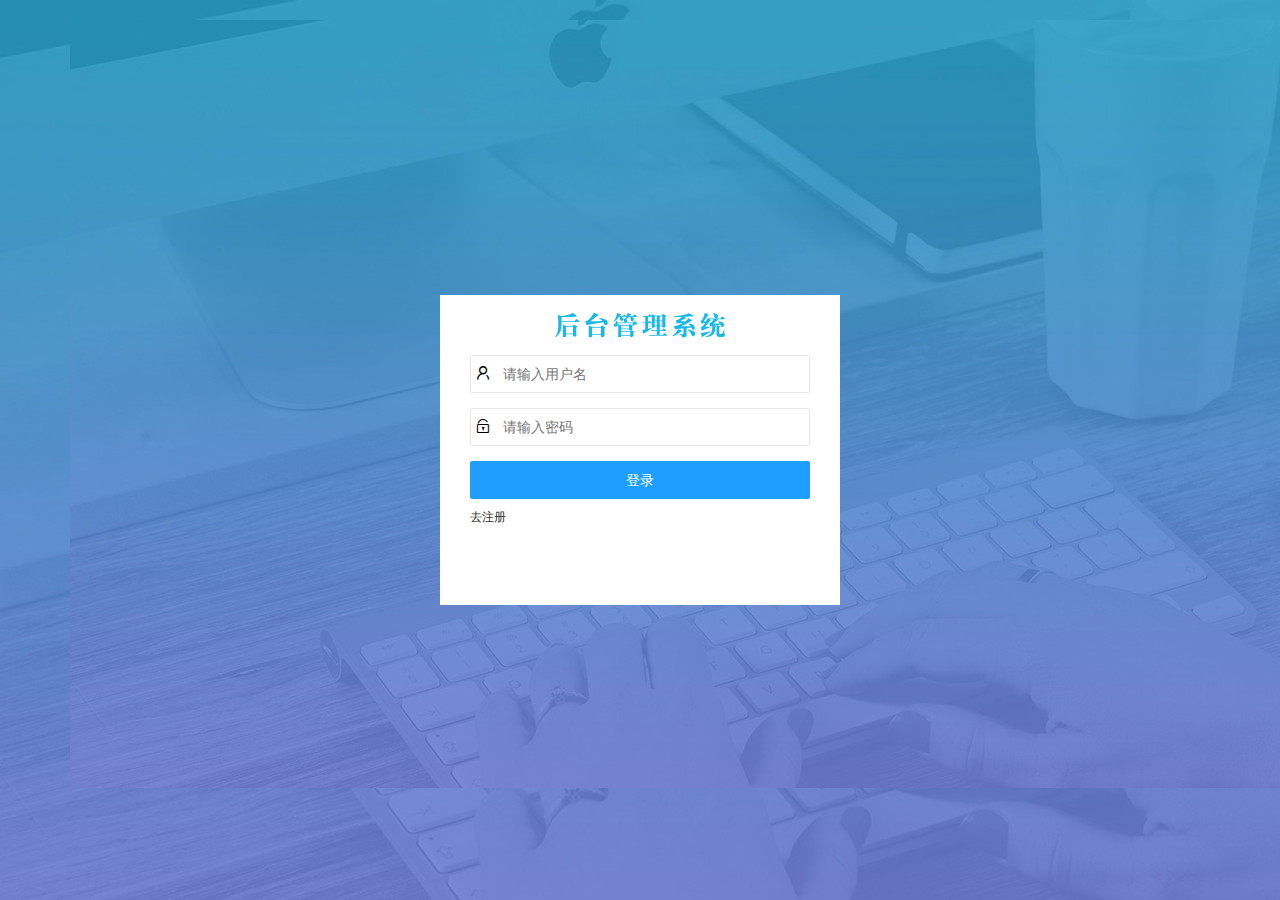
<file: login.html>
<!DOCTYPE html>
<html lang="en">

<head>
    <meta charset="UTF-8">
    <meta name="viewport" content="width=device-width, initial-scale=1.0">
    <meta http-equiv="X-UA-Compatible" content="ie=edge">
    <title>登录,注册页面</title>
    <link rel="stylesheet" href="/assets/lib/layui/css/layui.css">
    <link rel="stylesheet" href="/assets/css/login.css">
</head>

<body>
    <!-- 头部的 Logo 区域 -->
    <div class="layui-main header">
        <img src="/assets/images/login_bg.jpg" alt="" />
    </div>

    <!-- 登录注册区域 -->
    <div class="loginAndRegBox">
        <div class="title-box"></div>
        <!-- 登录的区域 -->
        <div class="login-box">
            <form class="layui-form" id="form_login">
                <div class="layui-form-item">
                    <i class="layui-icon layui-icon-username"></i>
                    <input type="text" name="username" required lay-verify="required" placeholder="请输入用户名" autocomplete="off" class="layui-input">

                </div>
                <div class="layui-form-item">
                    <i class="layui-icon layui-icon-password"></i>
                    <input type="password" name="password" required lay-verify="required|pwd" placeholder="请输入密码" autocomplete="off" class="layui-input">

                </div>
                <!-- 此处button按钮一定不能添加type属性，否则表单无法提交 -->
                <button class="layui-btn layui-btn-normal layui-btn-fluid" lay-submit>登录</button>

                <div class="layui-form-item link">
                    <a href="javascript:;">去注册</a>
                </div>
            </form>
        </div>
        <!-- 注册的区域 -->
        <div class="reg-box">
            <form class="layui-form" id="form_reg">
                <div class="layui-form-item">
                    <i class="layui-icon layui-icon-username"></i>
                    <input type="text" name="username" required lay-verify="required" placeholder="请输入用户名" autocomplete="off" class="layui-input username">

                </div>
                <div class="layui-form-item">
                    <i class="layui-icon layui-icon-password"></i>
                    <input type="password" name="password" required lay-verify="required|pwd" placeholder="请输入密码" autocomplete="off" class="layui-input password">

                </div>
                <div class="layui-form-item">
                    <i class="layui-icon layui-icon-password"></i>
                    <input type="password" name="password" required lay-verify="required|pwd|repwd" placeholder="请再次输入密码" autocomplete="off" class="layui-input">

                </div>
                <button class="layui-btn layui-btn-fluid layui-btn-normal" id="aaaa" lay-submit>注册</button>

                <!-- <button class="layui-btn layui-btn-fluid layui-btn-normal" lay-submit>注册</button> -->
                <div class="layui-form-item link">
                    <a href="javascript:;">去登录</a>
                </div>
            </form>
        </div>
    </div>

    <script src="/assets/lib/layui/layui.all.js"></script>
    <script src="/assets/lib/jquery.js"></script>
    <script src="/assets/js/baceAPI.js"></script>
    <script src="/assets/js/login.js"></script>
</body>

</html>
</file>
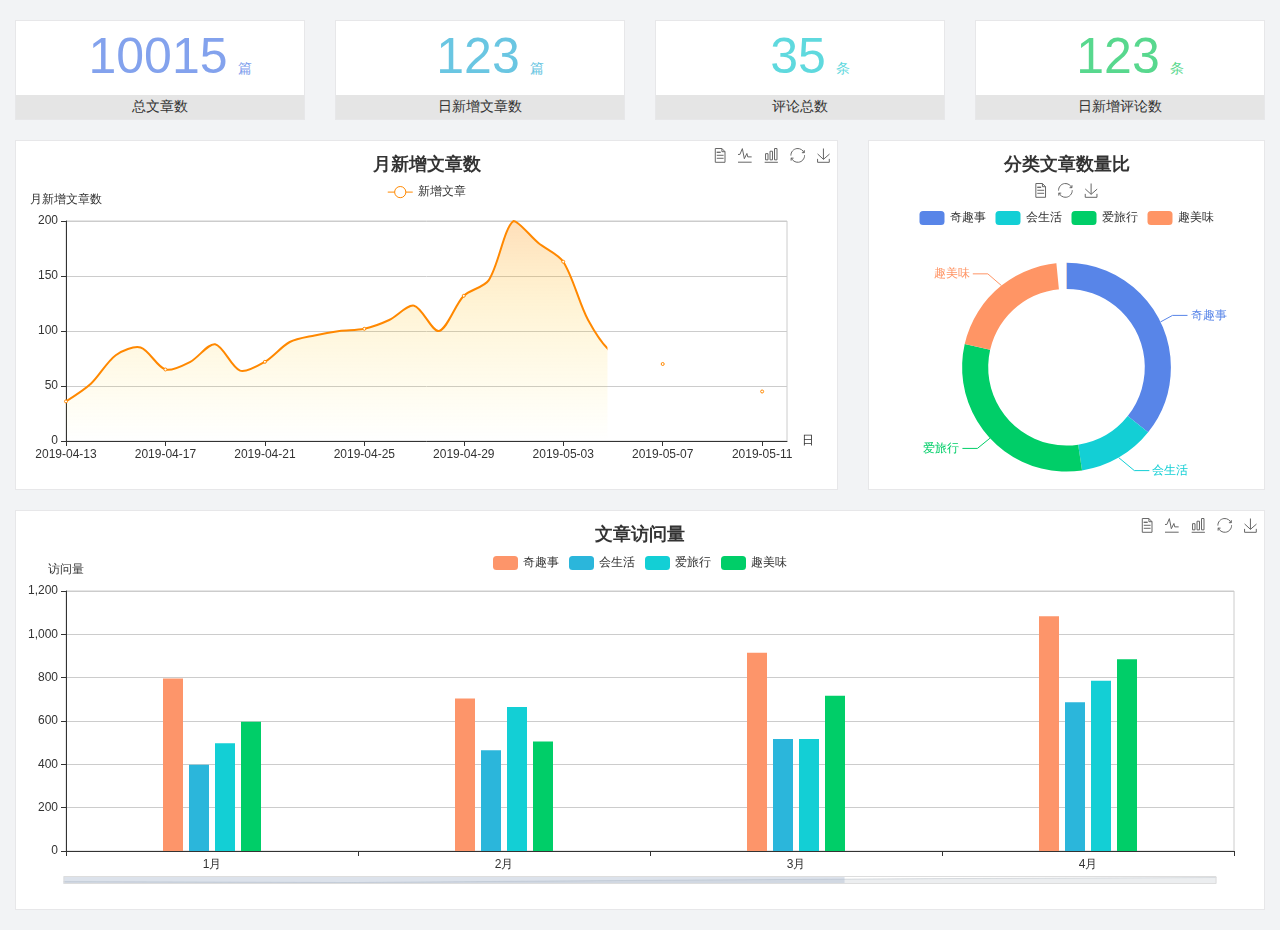
<file: home/dashboard.html>
<!DOCTYPE html>
<html lang="en">

<head>
  <meta charset="UTF-8">
  <meta name="viewport" content="width=device-width, initial-scale=1.0">
  <meta http-equiv="X-UA-Compatible" content="ie=edge">
  <title>图表统计</title>
  <link rel="stylesheet" href="../../assets/lib/bootstrap.css" />
  <link rel="stylesheet" href="../../assets/lib/main.css" />
  <script src="../../assets/lib/jquery.js"></script>
  <script type="text/javascript" src="../../assets/lib/echarts.min.js"></script>
</head>

<body>
  <div class="container-fluid">
    <div class="row spannel_list">
      <div class="col-sm-3 col-xs-6">
        <div class="spannel">
          <em>10015</em><span>篇</span>
          <b>总文章数</b>
        </div>
      </div>
      <div class="col-sm-3 col-xs-6">
        <div class="spannel scolor01">
          <em>123</em><span>篇</span>
          <b>日新增文章数</b>
        </div>
      </div>
      <div class="col-sm-3 col-xs-6">
        <div class="spannel scolor02">
          <em>35</em><span>条</span>
          <b>评论总数</b>
        </div>
      </div>
      <div class="col-sm-3 col-xs-6">
        <div class="spannel scolor03">
          <em>123</em><span>条</span>
          <b>日新增评论数</b>
        </div>
      </div>
    </div>
  </div>

  <div class="container-fluid">
    <div class="row curve-pie">
      <div class="col-lg-8 col-md-8">
        <div class="gragh_pannel" id="curve_show"></div>
      </div>
      <div class="col-lg-4 col-md-4">
        <div class="gragh_pannel" id="pie_show"></div>
      </div>
    </div>
  </div>

  <div class="container-fluid">
    <div class="column_pannel" id="column_show"></div>
  </div>

  <script>
    var oChart = echarts.init(document.getElementById('curve_show'));
    var aList_all = [
      { 'count': 36, 'date': '2019-04-13' },
      { 'count': 52, 'date': '2019-04-14' },
      { 'count': 78, 'date': '2019-04-15' },
      { 'count': 85, 'date': '2019-04-16' },
      { 'count': 65, 'date': '2019-04-17' },
      { 'count': 72, 'date': '2019-04-18' },
      { 'count': 88, 'date': '2019-04-19' },
      { 'count': 64, 'date': '2019-04-20' },
      { 'count': 72, 'date': '2019-04-21' },
      { 'count': 90, 'date': '2019-04-22' },
      { 'count': 96, 'date': '2019-04-23' },
      { 'count': 100, 'date': '2019-04-24' },
      { 'count': 102, 'date': '2019-04-25' },
      { 'count': 110, 'date': '2019-04-26' },
      { 'count': 123, 'date': '2019-04-27' },
      { 'count': 100, 'date': '2019-04-28' },
      { 'count': 132, 'date': '2019-04-29' },
      { 'count': 146, 'date': '2019-04-30' },
      { 'count': 200, 'date': '2019-05-01' },
      { 'count': 180, 'date': '2019-05-02' },
      { 'count': 163, 'date': '2019-05-03' },
      { 'count': 110, 'date': '2019-05-04' },
      { 'count': 80, 'date': '2019-05-05' },
      { 'count': 82, 'date': '2019-05-06' },
      { 'count': 70, 'date': '2019-05-07' },
      { 'count': 65, 'date': '2019-05-08' },
      { 'count': 54, 'date': '2019-05-09' },
      { 'count': 40, 'date': '2019-05-10' },
      { 'count': 45, 'date': '2019-05-11' },
      { 'count': 38, 'date': '2019-05-12' },
    ];

    let aCount = [];
    let aDate = [];

    for (var i = 0; i < aList_all.length; i++) {
      aCount.push(aList_all[i].count);
      aDate.push(aList_all[i].date);
    }

    var chartopt = {
      title: {
        text: '月新增文章数',
        left: 'center',
        top: '10'
      },
      tooltip: {
        trigger: 'axis'
      },
      legend: {
        data: ['新增文章'],
        top: '40'
      },
      toolbox: {
        show: true,
        feature: {
          mark: { show: true },
          dataView: { show: true, readOnly: false },
          magicType: { show: true, type: ['line', 'bar'] },
          restore: { show: true },
          saveAsImage: { show: true }
        }
      },
      calculable: true,
      xAxis: [
        {
          name: '日',
          type: 'category',
          boundaryGap: false,
          data: aDate
        }
      ],
      yAxis: [
        {
          name: '月新增文章数',
          type: 'value'
        }
      ],
      series: [
        {
          name: '新增文章',
          type: 'line',
          smooth: true,
          itemStyle: { normal: { areaStyle: { type: 'default' }, color: '#f80' }, lineStyle: { color: '#f80' } },
          data: aCount
        }],
      areaStyle: {
        normal: {
          color: new echarts.graphic.LinearGradient(0, 0, 0, 1, [{
            offset: 0,
            color: 'rgba(255,136,0,0.39)'
          }, {
            offset: .34,
            color: 'rgba(255,180,0,0.25)'
          }, {
            offset: 1,
            color: 'rgba(255,222,0,0.00)'
          }])

        }
      },
      grid: {
        show: true,
        x: 50,
        x2: 50,
        y: 80,
        height: 220
      }
    };

    oChart.setOption(chartopt);


    var oPie = echarts.init(document.getElementById('pie_show'));
    var oPieopt =
    {
      title: {
        top: 10,
        text: '分类文章数量比',
        x: 'center'
      },
      tooltip: {
        trigger: 'item',
        formatter: "{a} <br/>{b} : {c} ({d}%)"
      },
      color: ['#5885e8', '#13cfd5', '#00ce68', '#ff9565'],
      legend: {
        x: 'center',
        top: 65,
        data: ['奇趣事', '会生活', '爱旅行', '趣美味']
      },
      toolbox: {
        show: true,
        x: 'center',
        top: 35,
        feature: {
          mark: { show: true },
          dataView: { show: true, readOnly: false },
          magicType: {
            show: true,
            type: ['pie', 'funnel'],
            option: {
              funnel: {
                x: '25%',
                width: '50%',
                funnelAlign: 'left',
                max: 1548
              }
            }
          },
          restore: { show: true },
          saveAsImage: { show: true }
        }
      },
      calculable: true,
      series: [
        {
          name: '访问来源',
          type: 'pie',
          radius: ['45%', '60%'],
          center: ['50%', '65%'],
          data: [
            { value: 300, name: '奇趣事' },
            { value: 100, name: '会生活' },
            { value: 260, name: '爱旅行' },
            { value: 180, name: '趣美味' }
          ]
        }
      ]
    };
    oPie.setOption(oPieopt);



    var oColumn = this.echarts.init(document.getElementById('column_show'));
    var oColumnopt =
    {
      title: {
        text: '文章访问量',
        left: 'center',
        top: '10'
      },
      tooltip: {
        trigger: 'axis'
      },
      legend: {
        data: ['奇趣事', '会生活', '爱旅行', '趣美味'],
        top: '40'
      },
      toolbox: {
        show: true,
        feature: {
          mark: { show: true },
          dataView: { show: true, readOnly: false },
          magicType: { show: true, type: ['line', 'bar'] },
          restore: { show: true },
          saveAsImage: { show: true }
        }
      },
      calculable: true,
      xAxis: [
        {
          type: 'category',
          data: ['1月', '2月', '3月', '4月', '5月']
        }
      ],
      yAxis: [
        {
          name: '访问量',
          type: 'value'
        }
      ],
      series: [
        {
          name: '奇趣事',
          type: 'bar',
          barWidth: 20,
          itemStyle: {
            normal: { areaStyle: { type: 'default' }, color: '#fd956a' }
          },
          data: [800, 708, 920, 1090, 1200]
        },
        {
          name: '会生活',
          type: 'bar',
          barWidth: 20,
          itemStyle: {
            normal: { areaStyle: { type: 'default' }, color: '#2bb6db' }
          },
          data: [400, 468, 520, 690, 800]
        },
        {
          name: '爱旅行',
          type: 'bar',
          barWidth: 20,
          itemStyle: {
            normal: { areaStyle: { type: 'default' }, color: '#13cfd5' }
          },
          data: [500, 668, 520, 790, 900]
        },
        {
          name: '趣美味',
          type: 'bar',
          barWidth: 20,
          itemStyle: {
            normal: { areaStyle: { type: 'default' }, color: '#00ce68' }
          },
          data: [600, 508, 720, 890, 1000]
        }
      ],
      grid: {
        show: true,
        x: 50,
        x2: 30,
        y: 80,
        height: 260
      },
      dataZoom: [//给x轴设置滚动条
        {
          start: 0,//默认为0
          end: 100 - 1000 / 31,//默认为100
          type: 'slider',
          show: true,
          xAxisIndex: [0],
          handleSize: 0,//滑动条的 左右2个滑动条的大小
          height: 8,//组件高度
          left: 45, //左边的距离
          right: 50,//右边的距离
          bottom: 26,//右边的距离
          handleColor: '#ddd',//h滑动图标的颜色
          handleStyle: {
            borderColor: "#cacaca",
            borderWidth: "1",
            shadowBlur: 2,
            background: "#ddd",
            shadowColor: "#ddd",
          }
        }]
    };
    oColumn.setOption(oColumnopt);
  </script>
</body>

</html>
</file>
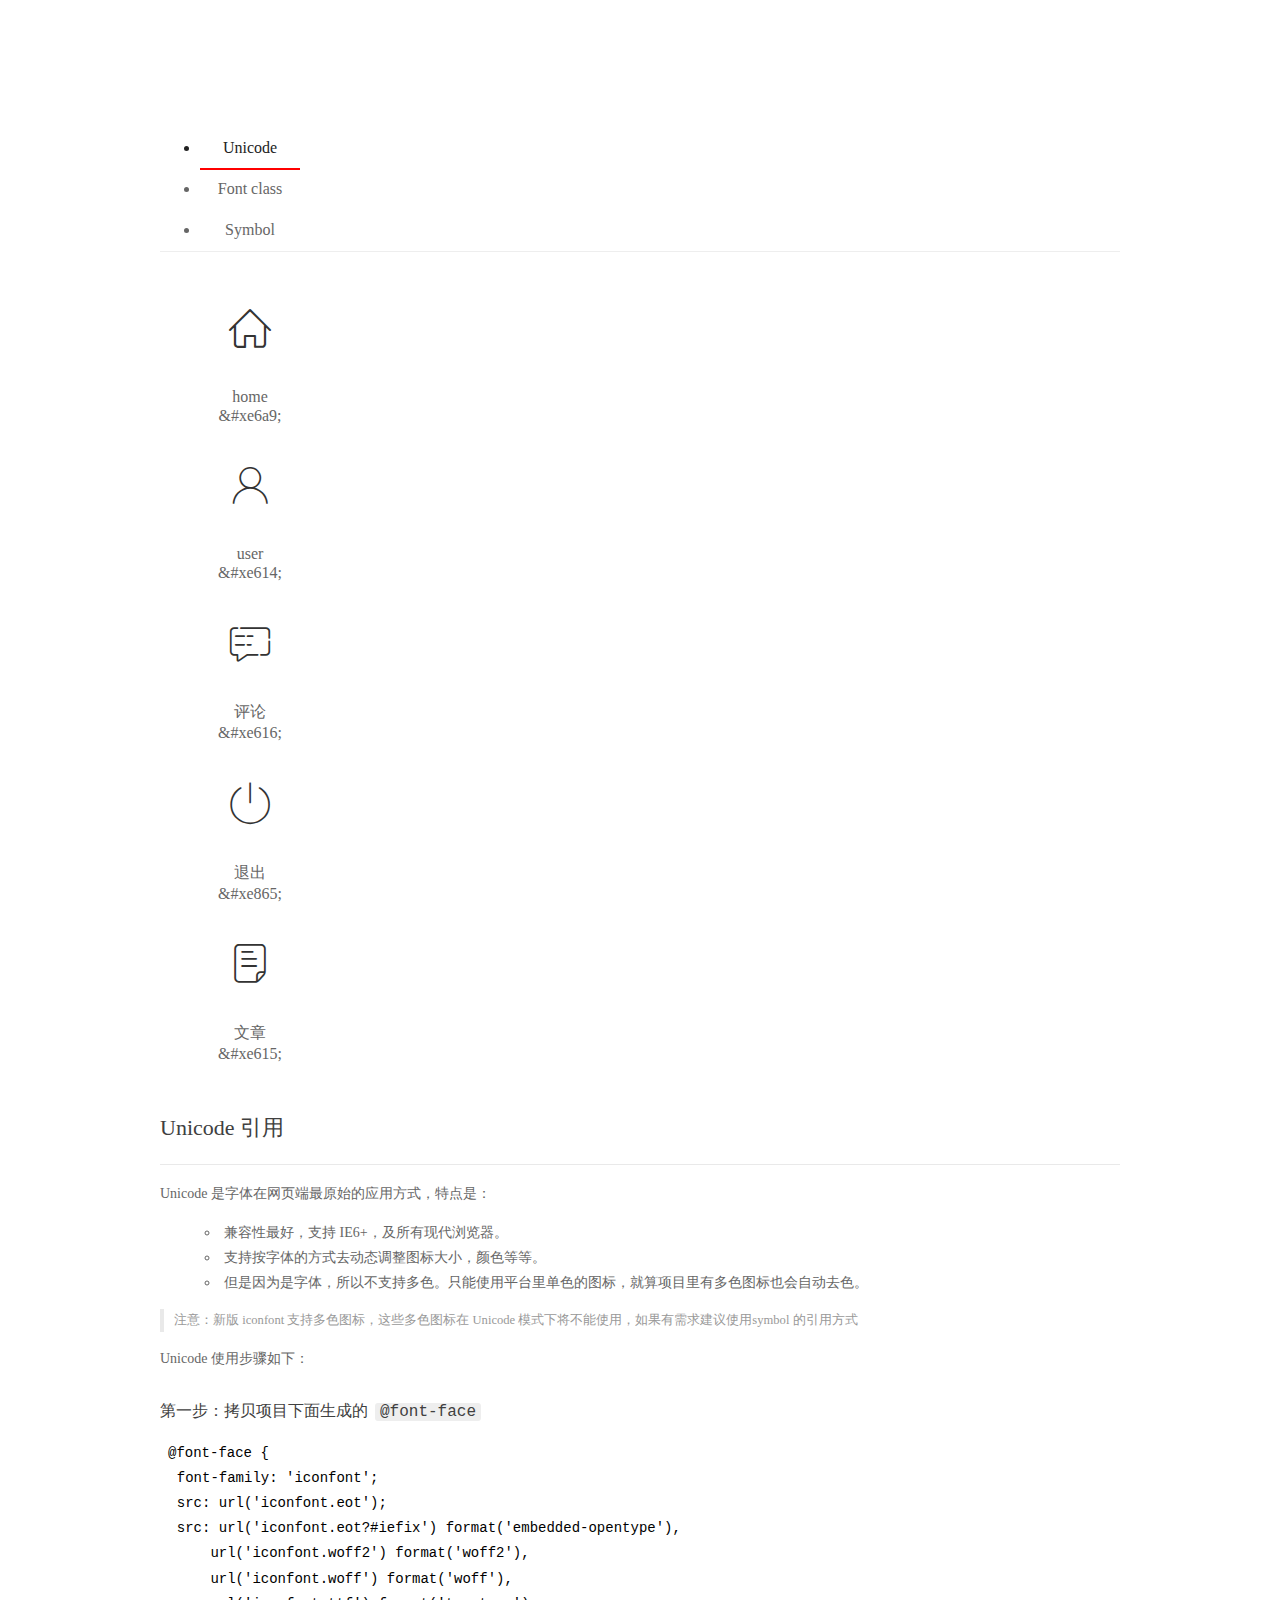
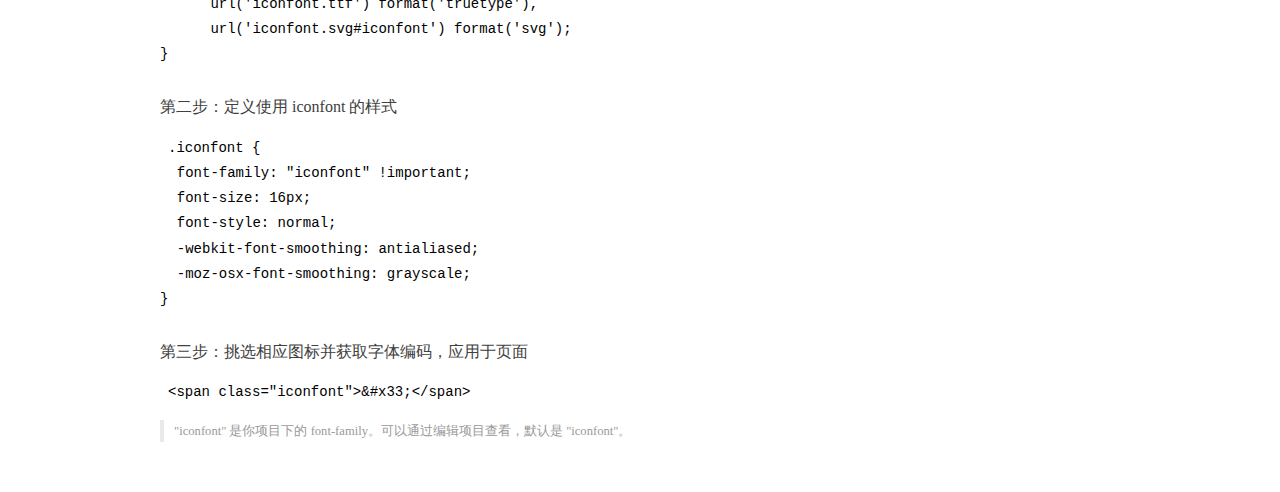
<file: assets/fonts/demo_index.html>
<!DOCTYPE html>
<html>
<head>
  <meta charset="utf-8"/>
  <title>IconFont Demo</title>
  <link rel="shortcut icon" href="https://gtms04.alicdn.com/tps/i4/TB1_oz6GVXXXXaFXpXXJDFnIXXX-64-64.ico" type="image/x-icon"/>
  <link rel="stylesheet" href="https://g.alicdn.com/thx/cube/1.3.2/cube.min.css">
  <link rel="stylesheet" href="demo.css">
  <link rel="stylesheet" href="iconfont.css">
  <script src="iconfont.js"></script>
  <!-- jQuery -->
  <script src="https://a1.alicdn.com/oss/uploads/2018/12/26/7bfddb60-08e8-11e9-9b04-53e73bb6408b.js"></script>
  <!-- 代码高亮 -->
  <script src="https://a1.alicdn.com/oss/uploads/2018/12/26/a3f714d0-08e6-11e9-8a15-ebf944d7534c.js"></script>
</head>
<body>
  <div class="main">
    <h1 class="logo"><a href="https://www.iconfont.cn/" title="iconfont 首页" target="_blank">&#xe86b;</a></h1>
    <div class="nav-tabs">
      <ul id="tabs" class="dib-box">
        <li class="dib active"><span>Unicode</span></li>
        <li class="dib"><span>Font class</span></li>
        <li class="dib"><span>Symbol</span></li>
      </ul>
      
    </div>
    <div class="tab-container">
      <div class="content unicode" style="display: block;">
          <ul class="icon_lists dib-box">
          
            <li class="dib">
              <span class="icon iconfont">&#xe6a9;</span>
                <div class="name">home</div>
                <div class="code-name">&amp;#xe6a9;</div>
              </li>
          
            <li class="dib">
              <span class="icon iconfont">&#xe614;</span>
                <div class="name">user</div>
                <div class="code-name">&amp;#xe614;</div>
              </li>
          
            <li class="dib">
              <span class="icon iconfont">&#xe616;</span>
                <div class="name">评论</div>
                <div class="code-name">&amp;#xe616;</div>
              </li>
          
            <li class="dib">
              <span class="icon iconfont">&#xe865;</span>
                <div class="name">退出</div>
                <div class="code-name">&amp;#xe865;</div>
              </li>
          
            <li class="dib">
              <span class="icon iconfont">&#xe615;</span>
                <div class="name">文章</div>
                <div class="code-name">&amp;#xe615;</div>
              </li>
          
          </ul>
          <div class="article markdown">
          <h2 id="unicode-">Unicode 引用</h2>
          <hr>

          <p>Unicode 是字体在网页端最原始的应用方式，特点是：</p>
          <ul>
            <li>兼容性最好，支持 IE6+，及所有现代浏览器。</li>
            <li>支持按字体的方式去动态调整图标大小，颜色等等。</li>
            <li>但是因为是字体，所以不支持多色。只能使用平台里单色的图标，就算项目里有多色图标也会自动去色。</li>
          </ul>
          <blockquote>
            <p>注意：新版 iconfont 支持多色图标，这些多色图标在 Unicode 模式下将不能使用，如果有需求建议使用symbol 的引用方式</p>
          </blockquote>
          <p>Unicode 使用步骤如下：</p>
          <h3 id="-font-face">第一步：拷贝项目下面生成的 <code>@font-face</code></h3>
<pre><code class="language-css"
>@font-face {
  font-family: 'iconfont';
  src: url('iconfont.eot');
  src: url('iconfont.eot?#iefix') format('embedded-opentype'),
      url('iconfont.woff2') format('woff2'),
      url('iconfont.woff') format('woff'),
      url('iconfont.ttf') format('truetype'),
      url('iconfont.svg#iconfont') format('svg');
}
</code></pre>
          <h3 id="-iconfont-">第二步：定义使用 iconfont 的样式</h3>
<pre><code class="language-css"
>.iconfont {
  font-family: "iconfont" !important;
  font-size: 16px;
  font-style: normal;
  -webkit-font-smoothing: antialiased;
  -moz-osx-font-smoothing: grayscale;
}
</code></pre>
          <h3 id="-">第三步：挑选相应图标并获取字体编码，应用于页面</h3>
<pre>
<code class="language-html"
>&lt;span class="iconfont"&gt;&amp;#x33;&lt;/span&gt;
</code></pre>
          <blockquote>
            <p>"iconfont" 是你项目下的 font-family。可以通过编辑项目查看，默认是 "iconfont"。</p>
          </blockquote>
          </div>
      </div>
      <div class="content font-class">
        <ul class="icon_lists dib-box">
          
          <li class="dib">
            <span class="icon iconfont icon-home"></span>
            <div class="name">
              home
            </div>
            <div class="code-name">.icon-home
            </div>
          </li>
          
          <li class="dib">
            <span class="icon iconfont icon-user"></span>
            <div class="name">
              user
            </div>
            <div class="code-name">.icon-user
            </div>
          </li>
          
          <li class="dib">
            <span class="icon iconfont icon-pinglun"></span>
            <div class="name">
              评论
            </div>
            <div class="code-name">.icon-pinglun
            </div>
          </li>
          
          <li class="dib">
            <span class="icon iconfont icon-tuichu"></span>
            <div class="name">
              退出
            </div>
            <div class="code-name">.icon-tuichu
            </div>
          </li>
          
          <li class="dib">
            <span class="icon iconfont icon-16"></span>
            <div class="name">
              文章
            </div>
            <div class="code-name">.icon-16
            </div>
          </li>
          
        </ul>
        <div class="article markdown">
        <h2 id="font-class-">font-class 引用</h2>
        <hr>

        <p>font-class 是 Unicode 使用方式的一种变种，主要是解决 Unicode 书写不直观，语意不明确的问题。</p>
        <p>与 Unicode 使用方式相比，具有如下特点：</p>
        <ul>
          <li>兼容性良好，支持 IE8+，及所有现代浏览器。</li>
          <li>相比于 Unicode 语意明确，书写更直观。可以很容易分辨这个 icon 是什么。</li>
          <li>因为使用 class 来定义图标，所以当要替换图标时，只需要修改 class 里面的 Unicode 引用。</li>
          <li>不过因为本质上还是使用的字体，所以多色图标还是不支持的。</li>
        </ul>
        <p>使用步骤如下：</p>
        <h3 id="-fontclass-">第一步：引入项目下面生成的 fontclass 代码：</h3>
<pre><code class="language-html">&lt;link rel="stylesheet" href="./iconfont.css"&gt;
</code></pre>
        <h3 id="-">第二步：挑选相应图标并获取类名，应用于页面：</h3>
<pre><code class="language-html">&lt;span class="iconfont icon-xxx"&gt;&lt;/span&gt;
</code></pre>
        <blockquote>
          <p>"
            iconfont" 是你项目下的 font-family。可以通过编辑项目查看，默认是 "iconfont"。</p>
        </blockquote>
      </div>
      </div>
      <div class="content symbol">
          <ul class="icon_lists dib-box">
          
            <li class="dib">
                <svg class="icon svg-icon" aria-hidden="true">
                  <use xlink:href="#icon-home"></use>
                </svg>
                <div class="name">home</div>
                <div class="code-name">#icon-home</div>
            </li>
          
            <li class="dib">
                <svg class="icon svg-icon" aria-hidden="true">
                  <use xlink:href="#icon-user"></use>
                </svg>
                <div class="name">user</div>
                <div class="code-name">#icon-user</div>
            </li>
          
            <li class="dib">
                <svg class="icon svg-icon" aria-hidden="true">
                  <use xlink:href="#icon-pinglun"></use>
                </svg>
                <div class="name">评论</div>
                <div class="code-name">#icon-pinglun</div>
            </li>
          
            <li class="dib">
                <svg class="icon svg-icon" aria-hidden="true">
                  <use xlink:href="#icon-tuichu"></use>
                </svg>
                <div class="name">退出</div>
                <div class="code-name">#icon-tuichu</div>
            </li>
          
            <li class="dib">
                <svg class="icon svg-icon" aria-hidden="true">
                  <use xlink:href="#icon-16"></use>
                </svg>
                <div class="name">文章</div>
                <div class="code-name">#icon-16</div>
            </li>
          
          </ul>
          <div class="article markdown">
          <h2 id="symbol-">Symbol 引用</h2>
          <hr>

          <p>这是一种全新的使用方式，应该说这才是未来的主流，也是平台目前推荐的用法。相关介绍可以参考这篇<a href="">文章</a>
            这种用法其实是做了一个 SVG 的集合，与另外两种相比具有如下特点：</p>
          <ul>
            <li>支持多色图标了，不再受单色限制。</li>
            <li>通过一些技巧，支持像字体那样，通过 <code>font-size</code>, <code>color</code> 来调整样式。</li>
            <li>兼容性较差，支持 IE9+，及现代浏览器。</li>
            <li>浏览器渲染 SVG 的性能一般，还不如 png。</li>
          </ul>
          <p>使用步骤如下：</p>
          <h3 id="-symbol-">第一步：引入项目下面生成的 symbol 代码：</h3>
<pre><code class="language-html">&lt;script src="./iconfont.js"&gt;&lt;/script&gt;
</code></pre>
          <h3 id="-css-">第二步：加入通用 CSS 代码（引入一次就行）：</h3>
<pre><code class="language-html">&lt;style&gt;
.icon {
  width: 1em;
  height: 1em;
  vertical-align: -0.15em;
  fill: currentColor;
  overflow: hidden;
}
&lt;/style&gt;
</code></pre>
          <h3 id="-">第三步：挑选相应图标并获取类名，应用于页面：</h3>
<pre><code class="language-html">&lt;svg class="icon" aria-hidden="true"&gt;
  &lt;use xlink:href="#icon-xxx"&gt;&lt;/use&gt;
&lt;/svg&gt;
</code></pre>
          </div>
      </div>

    </div>
  </div>
  <script>
  $(document).ready(function () {
      $('.tab-container .content:first').show()

      $('#tabs li').click(function (e) {
        var tabContent = $('.tab-container .content')
        var index = $(this).index()

        if ($(this).hasClass('active')) {
          return
        } else {
          $('#tabs li').removeClass('active')
          $(this).addClass('active')

          tabContent.hide().eq(index).fadeIn()
        }
      })
    })
  </script>
</body>
</html>
</file>
<file: assets/lib/layui/css/layui.css>
/** layui-v2.5.5 MIT License By https://www.layui.com */
 .layui-inline,img{display:inline-block;vertical-align:middle}h1,h2,h3,h4,h5,h6{font-weight:400}.layui-edge,.layui-header,.layui-inline,.layui-main{position:relative}.layui-body,.layui-edge,.layui-elip{overflow:hidden}.layui-btn,.layui-edge,.layui-inline,img{vertical-align:middle}.layui-btn,.layui-disabled,.layui-icon,.layui-unselect{-moz-user-select:none;-webkit-user-select:none;-ms-user-select:none}.layui-elip,.layui-form-checkbox span,.layui-form-pane .layui-form-label{text-overflow:ellipsis;white-space:nowrap}.layui-breadcrumb,.layui-tree-btnGroup{visibility:hidden}blockquote,body,button,dd,div,dl,dt,form,h1,h2,h3,h4,h5,h6,input,li,ol,p,pre,td,textarea,th,ul{margin:0;padding:0;-webkit-tap-highlight-color:rgba(0,0,0,0)}a:active,a:hover{outline:0}img{border:none}li{list-style:none}table{border-collapse:collapse;border-spacing:0}h4,h5,h6{font-size:100%}button,input,optgroup,option,select,textarea{font-family:inherit;font-size:inherit;font-style:inherit;font-weight:inherit;outline:0}pre{white-space:pre-wrap;white-space:-moz-pre-wrap;white-space:-pre-wrap;white-space:-o-pre-wrap;word-wrap:break-word}body{line-height:24px;font:14px Helvetica Neue,Helvetica,PingFang SC,Tahoma,Arial,sans-serif}hr{height:1px;margin:10px 0;border:0;clear:both}a{color:#333;text-decoration:none}a:hover{color:#777}a cite{font-style:normal;*cursor:pointer}.layui-border-box,.layui-border-box *{box-sizing:border-box}.layui-box,.layui-box *{box-sizing:content-box}.layui-clear{clear:both;*zoom:1}.layui-clear:after{content:'\20';clear:both;*zoom:1;display:block;height:0}.layui-inline{*display:inline;*zoom:1}.layui-edge{display:inline-block;width:0;height:0;border-width:6px;border-style:dashed;border-color:transparent}.layui-edge-top{top:-4px;border-bottom-color:#999;border-bottom-style:solid}.layui-edge-right{border-left-color:#999;border-left-style:solid}.layui-edge-bottom{top:2px;border-top-color:#999;border-top-style:solid}.layui-edge-left{border-right-color:#999;border-right-style:solid}.layui-disabled,.layui-disabled:hover{color:#d2d2d2!important;cursor:not-allowed!important}.layui-circle{border-radius:100%}.layui-show{display:block!important}.layui-hide{display:none!important}@font-face{font-family:layui-icon;src:url(../font/iconfont.eot?v=250);src:url(../font/iconfont.eot?v=250#iefix) format('embedded-opentype'),url(../font/iconfont.woff2?v=250) format('woff2'),url(../font/iconfont.woff?v=250) format('woff'),url(../font/iconfont.ttf?v=250) format('truetype'),url(../font/iconfont.svg?v=250#layui-icon) format('svg')}.layui-icon{font-family:layui-icon!important;font-size:16px;font-style:normal;-webkit-font-smoothing:antialiased;-moz-osx-font-smoothing:grayscale}.layui-icon-reply-fill:before{content:"\e611"}.layui-icon-set-fill:before{content:"\e614"}.layui-icon-menu-fill:before{content:"\e60f"}.layui-icon-search:before{content:"\e615"}.layui-icon-share:before{content:"\e641"}.layui-icon-set-sm:before{content:"\e620"}.layui-icon-engine:before{content:"\e628"}.layui-icon-close:before{content:"\1006"}.layui-icon-close-fill:before{content:"\1007"}.layui-icon-chart-screen:before{content:"\e629"}.layui-icon-star:before{content:"\e600"}.layui-icon-circle-dot:before{content:"\e617"}.layui-icon-chat:before{content:"\e606"}.layui-icon-release:before{content:"\e609"}.layui-icon-list:before{content:"\e60a"}.layui-icon-chart:before{content:"\e62c"}.layui-icon-ok-circle:before{content:"\1005"}.layui-icon-layim-theme:before{content:"\e61b"}.layui-icon-table:before{content:"\e62d"}.layui-icon-right:before{content:"\e602"}.layui-icon-left:before{content:"\e603"}.layui-icon-cart-simple:before{content:"\e698"}.layui-icon-face-cry:before{content:"\e69c"}.layui-icon-face-smile:before{content:"\e6af"}.layui-icon-survey:before{content:"\e6b2"}.layui-icon-tree:before{content:"\e62e"}.layui-icon-upload-circle:before{content:"\e62f"}.layui-icon-add-circle:before{content:"\e61f"}.layui-icon-download-circle:before{content:"\e601"}.layui-icon-templeate-1:before{content:"\e630"}.layui-icon-util:before{content:"\e631"}.layui-icon-face-surprised:before{content:"\e664"}.layui-icon-edit:before{content:"\e642"}.layui-icon-speaker:before{content:"\e645"}.layui-icon-down:before{content:"\e61a"}.layui-icon-file:before{content:"\e621"}.layui-icon-layouts:before{content:"\e632"}.layui-icon-rate-half:before{content:"\e6c9"}.layui-icon-add-circle-fine:before{content:"\e608"}.layui-icon-prev-circle:before{content:"\e633"}.layui-icon-read:before{content:"\e705"}.layui-icon-404:before{content:"\e61c"}.layui-icon-carousel:before{content:"\e634"}.layui-icon-help:before{content:"\e607"}.layui-icon-code-circle:before{content:"\e635"}.layui-icon-water:before{content:"\e636"}.layui-icon-username:before{content:"\e66f"}.layui-icon-find-fill:before{content:"\e670"}.layui-icon-about:before{content:"\e60b"}.layui-icon-location:before{content:"\e715"}.layui-icon-up:before{content:"\e619"}.layui-icon-pause:before{content:"\e651"}.layui-icon-date:before{content:"\e637"}.layui-icon-layim-uploadfile:before{content:"\e61d"}.layui-icon-delete:before{content:"\e640"}.layui-icon-play:before{content:"\e652"}.layui-icon-top:before{content:"\e604"}.layui-icon-friends:before{content:"\e612"}.layui-icon-refresh-3:before{content:"\e9aa"}.layui-icon-ok:before{content:"\e605"}.layui-icon-layer:before{content:"\e638"}.layui-icon-face-smile-fine:before{content:"\e60c"}.layui-icon-dollar:before{content:"\e659"}.layui-icon-group:before{content:"\e613"}.layui-icon-layim-download:before{content:"\e61e"}.layui-icon-picture-fine:before{content:"\e60d"}.layui-icon-link:before{content:"\e64c"}.layui-icon-diamond:before{content:"\e735"}.layui-icon-log:before{content:"\e60e"}.layui-icon-rate-solid:before{content:"\e67a"}.layui-icon-fonts-del:before{content:"\e64f"}.layui-icon-unlink:before{content:"\e64d"}.layui-icon-fonts-clear:before{content:"\e639"}.layui-icon-triangle-r:before{content:"\e623"}.layui-icon-circle:before{content:"\e63f"}.layui-icon-radio:before{content:"\e643"}.layui-icon-align-center:before{content:"\e647"}.layui-icon-align-right:before{content:"\e648"}.layui-icon-align-left:before{content:"\e649"}.layui-icon-loading-1:before{content:"\e63e"}.layui-icon-return:before{content:"\e65c"}.layui-icon-fonts-strong:before{content:"\e62b"}.layui-icon-upload:before{content:"\e67c"}.layui-icon-dialogue:before{content:"\e63a"}.layui-icon-video:before{content:"\e6ed"}.layui-icon-headset:before{content:"\e6fc"}.layui-icon-cellphone-fine:before{content:"\e63b"}.layui-icon-add-1:before{content:"\e654"}.layui-icon-face-smile-b:before{content:"\e650"}.layui-icon-fonts-html:before{content:"\e64b"}.layui-icon-form:before{content:"\e63c"}.layui-icon-cart:before{content:"\e657"}.layui-icon-camera-fill:before{content:"\e65d"}.layui-icon-tabs:before{content:"\e62a"}.layui-icon-fonts-code:before{content:"\e64e"}.layui-icon-fire:before{content:"\e756"}.layui-icon-set:before{content:"\e716"}.layui-icon-fonts-u:before{content:"\e646"}.layui-icon-triangle-d:before{content:"\e625"}.layui-icon-tips:before{content:"\e702"}.layui-icon-picture:before{content:"\e64a"}.layui-icon-more-vertical:before{content:"\e671"}.layui-icon-flag:before{content:"\e66c"}.layui-icon-loading:before{content:"\e63d"}.layui-icon-fonts-i:before{content:"\e644"}.layui-icon-refresh-1:before{content:"\e666"}.layui-icon-rmb:before{content:"\e65e"}.layui-icon-home:before{content:"\e68e"}.layui-icon-user:before{content:"\e770"}.layui-icon-notice:before{content:"\e667"}.layui-icon-login-weibo:before{content:"\e675"}.layui-icon-voice:before{content:"\e688"}.layui-icon-upload-drag:before{content:"\e681"}.layui-icon-login-qq:before{content:"\e676"}.layui-icon-snowflake:before{content:"\e6b1"}.layui-icon-file-b:before{content:"\e655"}.layui-icon-template:before{content:"\e663"}.layui-icon-auz:before{content:"\e672"}.layui-icon-console:before{content:"\e665"}.layui-icon-app:before{content:"\e653"}.layui-icon-prev:before{content:"\e65a"}.layui-icon-website:before{content:"\e7ae"}.layui-icon-next:before{content:"\e65b"}.layui-icon-component:before{content:"\e857"}.layui-icon-more:before{content:"\e65f"}.layui-icon-login-wechat:before{content:"\e677"}.layui-icon-shrink-right:before{content:"\e668"}.layui-icon-spread-left:before{content:"\e66b"}.layui-icon-camera:before{content:"\e660"}.layui-icon-note:before{content:"\e66e"}.layui-icon-refresh:before{content:"\e669"}.layui-icon-female:before{content:"\e661"}.layui-icon-male:before{content:"\e662"}.layui-icon-password:before{content:"\e673"}.layui-icon-senior:before{content:"\e674"}.layui-icon-theme:before{content:"\e66a"}.layui-icon-tread:before{content:"\e6c5"}.layui-icon-praise:before{content:"\e6c6"}.layui-icon-star-fill:before{content:"\e658"}.layui-icon-rate:before{content:"\e67b"}.layui-icon-template-1:before{content:"\e656"}.layui-icon-vercode:before{content:"\e679"}.layui-icon-cellphone:before{content:"\e678"}.layui-icon-screen-full:before{content:"\e622"}.layui-icon-screen-restore:before{content:"\e758"}.layui-icon-cols:before{content:"\e610"}.layui-icon-export:before{content:"\e67d"}.layui-icon-print:before{content:"\e66d"}.layui-icon-slider:before{content:"\e714"}.layui-icon-addition:before{content:"\e624"}.layui-icon-subtraction:before{content:"\e67e"}.layui-icon-service:before{content:"\e626"}.layui-icon-transfer:before{content:"\e691"}.layui-main{width:1140px;margin:0 auto}.layui-header{z-index:1000;height:60px}.layui-header a:hover{transition:all .5s;-webkit-transition:all .5s}.layui-side{position:fixed;left:0;top:0;bottom:0;z-index:999;width:200px;overflow-x:hidden}.layui-side-scroll{position:relative;width:220px;height:100%;overflow-x:hidden}.layui-body{position:absolute;left:200px;right:0;top:0;bottom:0;z-index:998;width:auto;overflow-y:auto;box-sizing:border-box}.layui-layout-body{overflow:hidden}.layui-layout-admin .layui-header{background-color:#23262E}.layui-layout-admin .layui-side{top:60px;width:200px;overflow-x:hidden}.layui-layout-admin .layui-body{position:fixed;top:60px;bottom:44px}.layui-layout-admin .layui-main{width:auto;margin:0 15px}.layui-layout-admin .layui-footer{position:fixed;left:200px;right:0;bottom:0;height:44px;line-height:44px;padding:0 15px;background-color:#eee}.layui-layout-admin .layui-logo{position:absolute;left:0;top:0;width:200px;height:100%;line-height:60px;text-align:center;color:#009688;font-size:16px}.layui-layout-admin .layui-header .layui-nav{background:0 0}.layui-layout-left{position:absolute!important;left:200px;top:0}.layui-layout-right{position:absolute!important;right:0;top:0}.layui-container{position:relative;margin:0 auto;padding:0 15px;box-sizing:border-box}.layui-fluid{position:relative;margin:0 auto;padding:0 15px}.layui-row:after,.layui-row:before{content:'';display:block;clear:both}.layui-col-lg1,.layui-col-lg10,.layui-col-lg11,.layui-col-lg12,.layui-col-lg2,.layui-col-lg3,.layui-col-lg4,.layui-col-lg5,.layui-col-lg6,.layui-col-lg7,.layui-col-lg8,.layui-col-lg9,.layui-col-md1,.layui-col-md10,.layui-col-md11,.layui-col-md12,.layui-col-md2,.layui-col-md3,.layui-col-md4,.layui-col-md5,.layui-col-md6,.layui-col-md7,.layui-col-md8,.layui-col-md9,.layui-col-sm1,.layui-col-sm10,.layui-col-sm11,.layui-col-sm12,.layui-col-sm2,.layui-col-sm3,.layui-col-sm4,.layui-col-sm5,.layui-col-sm6,.layui-col-sm7,.layui-col-sm8,.layui-col-sm9,.layui-col-xs1,.layui-col-xs10,.layui-col-xs11,.layui-col-xs12,.layui-col-xs2,.layui-col-xs3,.layui-col-xs4,.layui-col-xs5,.layui-col-xs6,.layui-col-xs7,.layui-col-xs8,.layui-col-xs9{position:relative;display:block;box-sizing:border-box}.layui-col-xs1,.layui-col-xs10,.layui-col-xs11,.layui-col-xs12,.layui-col-xs2,.layui-col-xs3,.layui-col-xs4,.layui-col-xs5,.layui-col-xs6,.layui-col-xs7,.layui-col-xs8,.layui-col-xs9{float:left}.layui-col-xs1{width:8.33333333%}.layui-col-xs2{width:16.66666667%}.layui-col-xs3{width:25%}.layui-col-xs4{width:33.33333333%}.layui-col-xs5{width:41.66666667%}.layui-col-xs6{width:50%}.layui-col-xs7{width:58.33333333%}.layui-col-xs8{width:66.66666667%}.layui-col-xs9{width:75%}.layui-col-xs10{width:83.33333333%}.layui-col-xs11{width:91.66666667%}.layui-col-xs12{width:100%}.layui-col-xs-offset1{margin-left:8.33333333%}.layui-col-xs-offset2{margin-left:16.66666667%}.layui-col-xs-offset3{margin-left:25%}.layui-col-xs-offset4{margin-left:33.33333333%}.layui-col-xs-offset5{margin-left:41.66666667%}.layui-col-xs-offset6{margin-left:50%}.layui-col-xs-offset7{margin-left:58.33333333%}.layui-col-xs-offset8{margin-left:66.66666667%}.layui-col-xs-offset9{margin-left:75%}.layui-col-xs-offset10{margin-left:83.33333333%}.layui-col-xs-offset11{margin-left:91.66666667%}.layui-col-xs-offset12{margin-left:100%}@media screen and (max-width:768px){.layui-hide-xs{display:none!important}.layui-show-xs-block{display:block!important}.layui-show-xs-inline{display:inline!important}.layui-show-xs-inline-block{display:inline-block!important}}@media screen and (min-width:768px){.layui-container{width:750px}.layui-hide-sm{display:none!important}.layui-show-sm-block{display:block!important}.layui-show-sm-inline{display:inline!important}.layui-show-sm-inline-block{display:inline-block!important}.layui-col-sm1,.layui-col-sm10,.layui-col-sm11,.layui-col-sm12,.layui-col-sm2,.layui-col-sm3,.layui-col-sm4,.layui-col-sm5,.layui-col-sm6,.layui-col-sm7,.layui-col-sm8,.layui-col-sm9{float:left}.layui-col-sm1{width:8.33333333%}.layui-col-sm2{width:16.66666667%}.layui-col-sm3{width:25%}.layui-col-sm4{width:33.33333333%}.layui-col-sm5{width:41.66666667%}.layui-col-sm6{width:50%}.layui-col-sm7{width:58.33333333%}.layui-col-sm8{width:66.66666667%}.layui-col-sm9{width:75%}.layui-col-sm10{width:83.33333333%}.layui-col-sm11{width:91.66666667%}.layui-col-sm12{width:100%}.layui-col-sm-offset1{margin-left:8.33333333%}.layui-col-sm-offset2{margin-left:16.66666667%}.layui-col-sm-offset3{margin-left:25%}.layui-col-sm-offset4{margin-left:33.33333333%}.layui-col-sm-offset5{margin-left:41.66666667%}.layui-col-sm-offset6{margin-left:50%}.layui-col-sm-offset7{margin-left:58.33333333%}.layui-col-sm-offset8{margin-left:66.66666667%}.layui-col-sm-offset9{margin-left:75%}.layui-col-sm-offset10{margin-left:83.33333333%}.layui-col-sm-offset11{margin-left:91.66666667%}.layui-col-sm-offset12{margin-left:100%}}@media screen and (min-width:992px){.layui-container{width:970px}.layui-hide-md{display:none!important}.layui-show-md-block{display:block!important}.layui-show-md-inline{display:inline!important}.layui-show-md-inline-block{display:inline-block!important}.layui-col-md1,.layui-col-md10,.layui-col-md11,.layui-col-md12,.layui-col-md2,.layui-col-md3,.layui-col-md4,.layui-col-md5,.layui-col-md6,.layui-col-md7,.layui-col-md8,.layui-col-md9{float:left}.layui-col-md1{width:8.33333333%}.layui-col-md2{width:16.66666667%}.layui-col-md3{width:25%}.layui-col-md4{width:33.33333333%}.layui-col-md5{width:41.66666667%}.layui-col-md6{width:50%}.layui-col-md7{width:58.33333333%}.layui-col-md8{width:66.66666667%}.layui-col-md9{width:75%}.layui-col-md10{width:83.33333333%}.layui-col-md11{width:91.66666667%}.layui-col-md12{width:100%}.layui-col-md-offset1{margin-left:8.33333333%}.layui-col-md-offset2{margin-left:16.66666667%}.layui-col-md-offset3{margin-left:25%}.layui-col-md-offset4{margin-left:33.33333333%}.layui-col-md-offset5{margin-left:41.66666667%}.layui-col-md-offset6{margin-left:50%}.layui-col-md-offset7{margin-left:58.33333333%}.layui-col-md-offset8{margin-left:66.66666667%}.layui-col-md-offset9{margin-left:75%}.layui-col-md-offset10{margin-left:83.33333333%}.layui-col-md-offset11{margin-left:91.66666667%}.layui-col-md-offset12{margin-left:100%}}@media screen and (min-width:1200px){.layui-container{width:1170px}.layui-hide-lg{display:none!important}.layui-show-lg-block{display:block!important}.layui-show-lg-inline{display:inline!important}.layui-show-lg-inline-block{display:inline-block!important}.layui-col-lg1,.layui-col-lg10,.layui-col-lg11,.layui-col-lg12,.layui-col-lg2,.layui-col-lg3,.layui-col-lg4,.layui-col-lg5,.layui-col-lg6,.layui-col-lg7,.layui-col-lg8,.layui-col-lg9{float:left}.layui-col-lg1{width:8.33333333%}.layui-col-lg2{width:16.66666667%}.layui-col-lg3{width:25%}.layui-col-lg4{width:33.33333333%}.layui-col-lg5{width:41.66666667%}.layui-col-lg6{width:50%}.layui-col-lg7{width:58.33333333%}.layui-col-lg8{width:66.66666667%}.layui-col-lg9{width:75%}.layui-col-lg10{width:83.33333333%}.layui-col-lg11{width:91.66666667%}.layui-col-lg12{width:100%}.layui-col-lg-offset1{margin-left:8.33333333%}.layui-col-lg-offset2{margin-left:16.66666667%}.layui-col-lg-offset3{margin-left:25%}.layui-col-lg-offset4{margin-left:33.33333333%}.layui-col-lg-offset5{margin-left:41.66666667%}.layui-col-lg-offset6{margin-left:50%}.layui-col-lg-offset7{margin-left:58.33333333%}.layui-col-lg-offset8{margin-left:66.66666667%}.layui-col-lg-offset9{margin-left:75%}.layui-col-lg-offset10{margin-left:83.33333333%}.layui-col-lg-offset11{margin-left:91.66666667%}.layui-col-lg-offset12{margin-left:100%}}.layui-col-space1{margin:-.5px}.layui-col-space1>*{padding:.5px}.layui-col-space3{margin:-1.5px}.layui-col-space3>*{padding:1.5px}.layui-col-space5{margin:-2.5px}.layui-col-space5>*{padding:2.5px}.layui-col-space8{margin:-3.5px}.layui-col-space8>*{padding:3.5px}.layui-col-space10{margin:-5px}.layui-col-space10>*{padding:5px}.layui-col-space12{margin:-6px}.layui-col-space12>*{padding:6px}.layui-col-space15{margin:-7.5px}.layui-col-space15>*{padding:7.5px}.layui-col-space18{margin:-9px}.layui-col-space18>*{padding:9px}.layui-col-space20{margin:-10px}.layui-col-space20>*{padding:10px}.layui-col-space22{margin:-11px}.layui-col-space22>*{padding:11px}.layui-col-space25{margin:-12.5px}.layui-col-space25>*{padding:12.5px}.layui-col-space30{margin:-15px}.layui-col-space30>*{padding:15px}.layui-btn,.layui-input,.layui-select,.layui-textarea,.layui-upload-button{outline:0;-webkit-appearance:none;transition:all .3s;-webkit-transition:all .3s;box-sizing:border-box}.layui-elem-quote{margin-bottom:10px;padding:15px;line-height:22px;border-left:5px solid #009688;border-radius:0 2px 2px 0;background-color:#f2f2f2}.layui-quote-nm{border-style:solid;border-width:1px 1px 1px 5px;background:0 0}.layui-elem-field{margin-bottom:10px;padding:0;border-width:1px;border-style:solid}.layui-elem-field legend{margin-left:20px;padding:0 10px;font-size:20px;font-weight:300}.layui-field-title{margin:10px 0 20px;border-width:1px 0 0}.layui-field-box{padding:10px 15px}.layui-field-title .layui-field-box{padding:10px 0}.layui-progress{position:relative;height:6px;border-radius:20px;background-color:#e2e2e2}.layui-progress-bar{position:absolute;left:0;top:0;width:0;max-width:100%;height:6px;border-radius:20px;text-align:right;background-color:#5FB878;transition:all .3s;-webkit-transition:all .3s}.layui-progress-big,.layui-progress-big .layui-progress-bar{height:18px;line-height:18px}.layui-progress-text{position:relative;top:-20px;line-height:18px;font-size:12px;color:#666}.layui-progress-big .layui-progress-text{position:static;padding:0 10px;color:#fff}.layui-collapse{border-width:1px;border-style:solid;border-radius:2px}.layui-colla-content,.layui-colla-item{border-top-width:1px;border-top-style:solid}.layui-colla-item:first-child{border-top:none}.layui-colla-title{position:relative;height:42px;line-height:42px;padding:0 15px 0 35px;color:#333;background-color:#f2f2f2;cursor:pointer;font-size:14px;overflow:hidden}.layui-colla-content{display:none;padding:10px 15px;line-height:22px;color:#666}.layui-colla-icon{position:absolute;left:15px;top:0;font-size:14px}.layui-card{margin-bottom:15px;border-radius:2px;background-color:#fff;box-shadow:0 1px 2px 0 rgba(0,0,0,.05)}.layui-card:last-child{margin-bottom:0}.layui-card-header{position:relative;height:42px;line-height:42px;padding:0 15px;border-bottom:1px solid #f6f6f6;color:#333;border-radius:2px 2px 0 0;font-size:14px}.layui-bg-black,.layui-bg-blue,.layui-bg-cyan,.layui-bg-green,.layui-bg-orange,.layui-bg-red{color:#fff!important}.layui-card-body{position:relative;padding:10px 15px;line-height:24px}.layui-card-body[pad15]{padding:15px}.layui-card-body[pad20]{padding:20px}.layui-card-body .layui-table{margin:5px 0}.layui-card .layui-tab{margin:0}.layui-panel-window{position:relative;padding:15px;border-radius:0;border-top:5px solid #E6E6E6;background-color:#fff}.layui-auxiliar-moving{position:fixed;left:0;right:0;top:0;bottom:0;width:100%;height:100%;background:0 0;z-index:9999999999}.layui-form-label,.layui-form-mid,.layui-form-select,.layui-input-block,.layui-input-inline,.layui-textarea{position:relative}.layui-bg-red{background-color:#FF5722!important}.layui-bg-orange{background-color:#FFB800!important}.layui-bg-green{background-color:#009688!important}.layui-bg-cyan{background-color:#2F4056!important}.layui-bg-blue{background-color:#1E9FFF!important}.layui-bg-black{background-color:#393D49!important}.layui-bg-gray{background-color:#eee!important;color:#666!important}.layui-badge-rim,.layui-colla-content,.layui-colla-item,.layui-collapse,.layui-elem-field,.layui-form-pane .layui-form-item[pane],.layui-form-pane .layui-form-label,.layui-input,.layui-layedit,.layui-layedit-tool,.layui-quote-nm,.layui-select,.layui-tab-bar,.layui-tab-card,.layui-tab-title,.layui-tab-title .layui-this:after,.layui-textarea{border-color:#e6e6e6}.layui-timeline-item:before,hr{background-color:#e6e6e6}.layui-text{line-height:22px;font-size:14px;color:#666}.layui-text h1,.layui-text h2,.layui-text h3{font-weight:500;color:#333}.layui-text h1{font-size:30px}.layui-text h2{font-size:24px}.layui-text h3{font-size:18px}.layui-text a:not(.layui-btn){color:#01AAED}.layui-text a:not(.layui-btn):hover{text-decoration:underline}.layui-text ul{padding:5px 0 5px 15px}.layui-text ul li{margin-top:5px;list-style-type:disc}.layui-text em,.layui-word-aux{color:#999!important;padding:0 5px!important}.layui-btn{display:inline-block;height:38px;line-height:38px;padding:0 18px;background-color:#009688;color:#fff;white-space:nowrap;text-align:center;font-size:14px;border:none;border-radius:2px;cursor:pointer}.layui-btn:hover{opacity:.8;filter:alpha(opacity=80);color:#fff}.layui-btn:active{opacity:1;filter:alpha(opacity=100)}.layui-btn+.layui-btn{margin-left:10px}.layui-btn-container{font-size:0}.layui-btn-container .layui-btn{margin-right:10px;margin-bottom:10px}.layui-btn-container .layui-btn+.layui-btn{margin-left:0}.layui-table .layui-btn-container .layui-btn{margin-bottom:9px}.layui-btn-radius{border-radius:100px}.layui-btn .layui-icon{margin-right:3px;font-size:18px;vertical-align:bottom;vertical-align:middle\9}.layui-btn-primary{border:1px solid #C9C9C9;background-color:#fff;color:#555}.layui-btn-primary:hover{border-color:#009688;color:#333}.layui-btn-normal{background-color:#1E9FFF}.layui-btn-warm{background-color:#FFB800}.layui-btn-danger{background-color:#FF5722}.layui-btn-checked{background-color:#5FB878}.layui-btn-disabled,.layui-btn-disabled:active,.layui-btn-disabled:hover{border:1px solid #e6e6e6;background-color:#FBFBFB;color:#C9C9C9;cursor:not-allowed;opacity:1}.layui-btn-lg{height:44px;line-height:44px;padding:0 25px;font-size:16px}.layui-btn-sm{height:30px;line-height:30px;padding:0 10px;font-size:12px}.layui-btn-sm i{font-size:16px!important}.layui-btn-xs{height:22px;line-height:22px;padding:0 5px;font-size:12px}.layui-btn-xs i{font-size:14px!important}.layui-btn-group{display:inline-block;vertical-align:middle;font-size:0}.layui-btn-group .layui-btn{margin-left:0!important;margin-right:0!important;border-left:1px solid rgba(255,255,255,.5);border-radius:0}.layui-btn-group .layui-btn-primary{border-left:none}.layui-btn-group .layui-btn-primary:hover{border-color:#C9C9C9;color:#009688}.layui-btn-group .layui-btn:first-child{border-left:none;border-radius:2px 0 0 2px}.layui-btn-group .layui-btn-primary:first-child{border-left:1px solid #c9c9c9}.layui-btn-group .layui-btn:last-child{border-radius:0 2px 2px 0}.layui-btn-group .layui-btn+.layui-btn{margin-left:0}.layui-btn-group+.layui-btn-group{margin-left:10px}.layui-btn-fluid{width:100%}.layui-input,.layui-select,.layui-textarea{height:38px;line-height:1.3;line-height:38px\9;border-width:1px;border-style:solid;background-color:#fff;border-radius:2px}.layui-input::-webkit-input-placeholder,.layui-select::-webkit-input-placeholder,.layui-textarea::-webkit-input-placeholder{line-height:1.3}.layui-input,.layui-textarea{display:block;width:100%;padding-left:10px}.layui-input:hover,.layui-textarea:hover{border-color:#D2D2D2!important}.layui-input:focus,.layui-textarea:focus{border-color:#C9C9C9!important}.layui-textarea{min-height:100px;height:auto;line-height:20px;padding:6px 10px;resize:vertical}.layui-select{padding:0 10px}.layui-form input[type=checkbox],.layui-form input[type=radio],.layui-form select{display:none}.layui-form [lay-ignore]{display:initial}.layui-form-item{margin-bottom:15px;clear:both;*zoom:1}.layui-form-item:after{content:'\20';clear:both;*zoom:1;display:block;height:0}.layui-form-label{float:left;display:block;padding:9px 15px;width:80px;font-weight:400;line-height:20px;text-align:right}.layui-form-label-col{display:block;float:none;padding:9px 0;line-height:20px;text-align:left}.layui-form-item .layui-inline{margin-bottom:5px;margin-right:10px}.layui-input-block{margin-left:110px;min-height:36px}.layui-input-inline{display:inline-block;vertical-align:middle}.layui-form-item .layui-input-inline{float:left;width:190px;margin-right:10px}.layui-form-text .layui-input-inline{width:auto}.layui-form-mid{float:left;display:block;padding:9px 0!important;line-height:20px;margin-right:10px}.layui-form-danger+.layui-form-select .layui-input,.layui-form-danger:focus{border-color:#FF5722!important}.layui-form-select .layui-input{padding-right:30px;cursor:pointer}.layui-form-select .layui-edge{position:absolute;right:10px;top:50%;margin-top:-3px;cursor:pointer;border-width:6px;border-top-color:#c2c2c2;border-top-style:solid;transition:all .3s;-webkit-transition:all .3s}.layui-form-select dl{display:none;position:absolute;left:0;top:42px;padding:5px 0;z-index:899;min-width:100%;border:1px solid #d2d2d2;max-height:300px;overflow-y:auto;background-color:#fff;border-radius:2px;box-shadow:0 2px 4px rgba(0,0,0,.12);box-sizing:border-box}.layui-form-select dl dd,.layui-form-select dl dt{padding:0 10px;line-height:36px;white-space:nowrap;overflow:hidden;text-overflow:ellipsis}.layui-form-select dl dt{font-size:12px;color:#999}.layui-form-select dl dd{cursor:pointer}.layui-form-select dl dd:hover{background-color:#f2f2f2;-webkit-transition:.5s all;transition:.5s all}.layui-form-select .layui-select-group dd{padding-left:20px}.layui-form-select dl dd.layui-select-tips{padding-left:10px!important;color:#999}.layui-form-select dl dd.layui-this{background-color:#5FB878;color:#fff}.layui-form-checkbox,.layui-form-select dl dd.layui-disabled{background-color:#fff}.layui-form-selected dl{display:block}.layui-form-checkbox,.layui-form-checkbox *,.layui-form-switch{display:inline-block;vertical-align:middle}.layui-form-selected .layui-edge{margin-top:-9px;-webkit-transform:rotate(180deg);transform:rotate(180deg);margin-top:-3px\9}:root .layui-form-selected .layui-edge{margin-top:-9px\0/IE9}.layui-form-selectup dl{top:auto;bottom:42px}.layui-select-none{margin:5px 0;text-align:center;color:#999}.layui-select-disabled .layui-disabled{border-color:#eee!important}.layui-select-disabled .layui-edge{border-top-color:#d2d2d2}.layui-form-checkbox{position:relative;height:30px;line-height:30px;margin-right:10px;padding-right:30px;cursor:pointer;font-size:0;-webkit-transition:.1s linear;transition:.1s linear;box-sizing:border-box}.layui-form-checkbox span{padding:0 10px;height:100%;font-size:14px;border-radius:2px 0 0 2px;background-color:#d2d2d2;color:#fff;overflow:hidden}.layui-form-checkbox:hover span{background-color:#c2c2c2}.layui-form-checkbox i{position:absolute;right:0;top:0;width:30px;height:28px;border:1px solid #d2d2d2;border-left:none;border-radius:0 2px 2px 0;color:#fff;font-size:20px;text-align:center}.layui-form-checkbox:hover i{border-color:#c2c2c2;color:#c2c2c2}.layui-form-checked,.layui-form-checked:hover{border-color:#5FB878}.layui-form-checked span,.layui-form-checked:hover span{background-color:#5FB878}.layui-form-checked i,.layui-form-checked:hover i{color:#5FB878}.layui-form-item .layui-form-checkbox{margin-top:4px}.layui-form-checkbox[lay-skin=primary]{height:auto!important;line-height:normal!important;min-width:18px;min-height:18px;border:none!important;margin-right:0;padding-left:28px;padding-right:0;background:0 0}.layui-form-checkbox[lay-skin=primary] span{padding-left:0;padding-right:15px;line-height:18px;background:0 0;color:#666}.layui-form-checkbox[lay-skin=primary] i{right:auto;left:0;width:16px;height:16px;line-height:16px;border:1px solid #d2d2d2;font-size:12px;border-radius:2px;background-color:#fff;-webkit-transition:.1s linear;transition:.1s linear}.layui-form-checkbox[lay-skin=primary]:hover i{border-color:#5FB878;color:#fff}.layui-form-checked[lay-skin=primary] i{border-color:#5FB878!important;background-color:#5FB878;color:#fff}.layui-checkbox-disbaled[lay-skin=primary] span{background:0 0!important;color:#c2c2c2}.layui-checkbox-disbaled[lay-skin=primary]:hover i{border-color:#d2d2d2}.layui-form-item .layui-form-checkbox[lay-skin=primary]{margin-top:10px}.layui-form-switch{position:relative;height:22px;line-height:22px;min-width:35px;padding:0 5px;margin-top:8px;border:1px solid #d2d2d2;border-radius:20px;cursor:pointer;background-color:#fff;-webkit-transition:.1s linear;transition:.1s linear}.layui-form-switch i{position:absolute;left:5px;top:3px;width:16px;height:16px;border-radius:20px;background-color:#d2d2d2;-webkit-transition:.1s linear;transition:.1s linear}.layui-form-switch em{position:relative;top:0;width:25px;margin-left:21px;padding:0!important;text-align:center!important;color:#999!important;font-style:normal!important;font-size:12px}.layui-form-onswitch{border-color:#5FB878;background-color:#5FB878}.layui-checkbox-disbaled,.layui-checkbox-disbaled i{border-color:#e2e2e2!important}.layui-form-onswitch i{left:100%;margin-left:-21px;background-color:#fff}.layui-form-onswitch em{margin-left:5px;margin-right:21px;color:#fff!important}.layui-checkbox-disbaled span{background-color:#e2e2e2!important}.layui-checkbox-disbaled:hover i{color:#fff!important}[lay-radio]{display:none}.layui-form-radio,.layui-form-radio *{display:inline-block;vertical-align:middle}.layui-form-radio{line-height:28px;margin:6px 10px 0 0;padding-right:10px;cursor:pointer;font-size:0}.layui-form-radio *{font-size:14px}.layui-form-radio>i{margin-right:8px;font-size:22px;color:#c2c2c2}.layui-form-radio>i:hover,.layui-form-radioed>i{color:#5FB878}.layui-radio-disbaled>i{color:#e2e2e2!important}.layui-form-pane .layui-form-label{width:110px;padding:8px 15px;height:38px;line-height:20px;border-width:1px;border-style:solid;border-radius:2px 0 0 2px;text-align:center;background-color:#FBFBFB;overflow:hidden;box-sizing:border-box}.layui-form-pane .layui-input-inline{margin-left:-1px}.layui-form-pane .layui-input-block{margin-left:110px;left:-1px}.layui-form-pane .layui-input{border-radius:0 2px 2px 0}.layui-form-pane .layui-form-text .layui-form-label{float:none;width:100%;border-radius:2px;box-sizing:border-box;text-align:left}.layui-form-pane .layui-form-text .layui-input-inline{display:block;margin:0;top:-1px;clear:both}.layui-form-pane .layui-form-text .layui-input-block{margin:0;left:0;top:-1px}.layui-form-pane .layui-form-text .layui-textarea{min-height:100px;border-radius:0 0 2px 2px}.layui-form-pane .layui-form-checkbox{margin:4px 0 4px 10px}.layui-form-pane .layui-form-radio,.layui-form-pane .layui-form-switch{margin-top:6px;margin-left:10px}.layui-form-pane .layui-form-item[pane]{position:relative;border-width:1px;border-style:solid}.layui-form-pane .layui-form-item[pane] .layui-form-label{position:absolute;left:0;top:0;height:100%;border-width:0 1px 0 0}.layui-form-pane .layui-form-item[pane] .layui-input-inline{margin-left:110px}@media screen and (max-width:450px){.layui-form-item .layui-form-label{text-overflow:ellipsis;overflow:hidden;white-space:nowrap}.layui-form-item .layui-inline{display:block;margin-right:0;margin-bottom:20px;clear:both}.layui-form-item .layui-inline:after{content:'\20';clear:both;display:block;height:0}.layui-form-item .layui-input-inline{display:block;float:none;left:-3px;width:auto;margin:0 0 10px 112px}.layui-form-item .layui-input-inline+.layui-form-mid{margin-left:110px;top:-5px;padding:0}.layui-form-item .layui-form-checkbox{margin-right:5px;margin-bottom:5px}}.layui-layedit{border-width:1px;border-style:solid;border-radius:2px}.layui-layedit-tool{padding:3px 5px;border-bottom-width:1px;border-bottom-style:solid;font-size:0}.layedit-tool-fixed{position:fixed;top:0;border-top:1px solid #e2e2e2}.layui-layedit-tool .layedit-tool-mid,.layui-layedit-tool .layui-icon{display:inline-block;vertical-align:middle;text-align:center;font-size:14px}.layui-layedit-tool .layui-icon{position:relative;width:32px;height:30px;line-height:30px;margin:3px 5px;color:#777;cursor:pointer;border-radius:2px}.layui-layedit-tool .layui-icon:hover{color:#393D49}.layui-layedit-tool .layui-icon:active{color:#000}.layui-layedit-tool .layedit-tool-active{background-color:#e2e2e2;color:#000}.layui-layedit-tool .layui-disabled,.layui-layedit-tool .layui-disabled:hover{color:#d2d2d2;cursor:not-allowed}.layui-layedit-tool .layedit-tool-mid{width:1px;height:18px;margin:0 10px;background-color:#d2d2d2}.layedit-tool-html{width:50px!important;font-size:30px!important}.layedit-tool-b,.layedit-tool-code,.layedit-tool-help{font-size:16px!important}.layedit-tool-d,.layedit-tool-face,.layedit-tool-image,.layedit-tool-unlink{font-size:18px!important}.layedit-tool-image input{position:absolute;font-size:0;left:0;top:0;width:100%;height:100%;opacity:.01;filter:Alpha(opacity=1);cursor:pointer}.layui-layedit-iframe iframe{display:block;width:100%}#LAY_layedit_code{overflow:hidden}.layui-laypage{display:inline-block;*display:inline;*zoom:1;vertical-align:middle;margin:10px 0;font-size:0}.layui-laypage>a:first-child,.layui-laypage>a:first-child em{border-radius:2px 0 0 2px}.layui-laypage>a:last-child,.layui-laypage>a:last-child em{border-radius:0 2px 2px 0}.layui-laypage>:first-child{margin-left:0!important}.layui-laypage>:last-child{margin-right:0!important}.layui-laypage a,.layui-laypage button,.layui-laypage input,.layui-laypage select,.layui-laypage span{border:1px solid #e2e2e2}.layui-laypage a,.layui-laypage span{display:inline-block;*display:inline;*zoom:1;vertical-align:middle;padding:0 15px;height:28px;line-height:28px;margin:0 -1px 5px 0;background-color:#fff;color:#333;font-size:12px}.layui-flow-more a *,.layui-laypage input,.layui-table-view select[lay-ignore]{display:inline-block}.layui-laypage a:hover{color:#009688}.layui-laypage em{font-style:normal}.layui-laypage .layui-laypage-spr{color:#999;font-weight:700}.layui-laypage a{text-decoration:none}.layui-laypage .layui-laypage-curr{position:relative}.layui-laypage .layui-laypage-curr em{position:relative;color:#fff}.layui-laypage .layui-laypage-curr .layui-laypage-em{position:absolute;left:-1px;top:-1px;padding:1px;width:100%;height:100%;background-color:#009688}.layui-laypage-em{border-radius:2px}.layui-laypage-next em,.layui-laypage-prev em{font-family:Sim sun;font-size:16px}.layui-laypage .layui-laypage-count,.layui-laypage .layui-laypage-limits,.layui-laypage .layui-laypage-refresh,.layui-laypage .layui-laypage-skip{margin-left:10px;margin-right:10px;padding:0;border:none}.layui-laypage .layui-laypage-limits,.layui-laypage .layui-laypage-refresh{vertical-align:top}.layui-laypage .layui-laypage-refresh i{font-size:18px;cursor:pointer}.layui-laypage select{height:22px;padding:3px;border-radius:2px;cursor:pointer}.layui-laypage .layui-laypage-skip{height:30px;line-height:30px;color:#999}.layui-laypage button,.layui-laypage input{height:30px;line-height:30px;border-radius:2px;vertical-align:top;background-color:#fff;box-sizing:border-box}.layui-laypage input{width:40px;margin:0 10px;padding:0 3px;text-align:center}.layui-laypage input:focus,.layui-laypage select:focus{border-color:#009688!important}.layui-laypage button{margin-left:10px;padding:0 10px;cursor:pointer}.layui-table,.layui-table-view{margin:10px 0}.layui-flow-more{margin:10px 0;text-align:center;color:#999;font-size:14px}.layui-flow-more a{height:32px;line-height:32px}.layui-flow-more a *{vertical-align:top}.layui-flow-more a cite{padding:0 20px;border-radius:3px;background-color:#eee;color:#333;font-style:normal}.layui-flow-more a cite:hover{opacity:.8}.layui-flow-more a i{font-size:30px;color:#737383}.layui-table{width:100%;background-color:#fff;color:#666}.layui-table tr{transition:all .3s;-webkit-transition:all .3s}.layui-table th{text-align:left;font-weight:400}.layui-table tbody tr:hover,.layui-table thead tr,.layui-table-click,.layui-table-header,.layui-table-hover,.layui-table-mend,.layui-table-patch,.layui-table-tool,.layui-table-total,.layui-table-total tr,.layui-table[lay-even] tr:nth-child(even){background-color:#f2f2f2}.layui-table td,.layui-table th,.layui-table-col-set,.layui-table-fixed-r,.layui-table-grid-down,.layui-table-header,.layui-table-page,.layui-table-tips-main,.layui-table-tool,.layui-table-total,.layui-table-view,.layui-table[lay-skin=line],.layui-table[lay-skin=row]{border-width:1px;border-style:solid;border-color:#e6e6e6}.layui-table td,.layui-table th{position:relative;padding:9px 15px;min-height:20px;line-height:20px;font-size:14px}.layui-table[lay-skin=line] td,.layui-table[lay-skin=line] th{border-width:0 0 1px}.layui-table[lay-skin=row] td,.layui-table[lay-skin=row] th{border-width:0 1px 0 0}.layui-table[lay-skin=nob] td,.layui-table[lay-skin=nob] th{border:none}.layui-table img{max-width:100px}.layui-table[lay-size=lg] td,.layui-table[lay-size=lg] th{padding:15px 30px}.layui-table-view .layui-table[lay-size=lg] .layui-table-cell{height:40px;line-height:40px}.layui-table[lay-size=sm] td,.layui-table[lay-size=sm] th{font-size:12px;padding:5px 10px}.layui-table-view .layui-table[lay-size=sm] .layui-table-cell{height:20px;line-height:20px}.layui-table[lay-data]{display:none}.layui-table-box{position:relative;overflow:hidden}.layui-table-view .layui-table{position:relative;width:auto;margin:0}.layui-table-view .layui-table[lay-skin=line]{border-width:0 1px 0 0}.layui-table-view .layui-table[lay-skin=row]{border-width:0 0 1px}.layui-table-view .layui-table td,.layui-table-view .layui-table th{padding:5px 0;border-top:none;border-left:none}.layui-table-view .layui-table th.layui-unselect .layui-table-cell span{cursor:pointer}.layui-table-view .layui-table td{cursor:default}.layui-table-view .layui-table td[data-edit=text]{cursor:text}.layui-table-view .layui-form-checkbox[lay-skin=primary] i{width:18px;height:18px}.layui-table-view .layui-form-radio{line-height:0;padding:0}.layui-table-view .layui-form-radio>i{margin:0;font-size:20px}.layui-table-init{position:absolute;left:0;top:0;width:100%;height:100%;text-align:center;z-index:110}.layui-table-init .layui-icon{position:absolute;left:50%;top:50%;margin:-15px 0 0 -15px;font-size:30px;color:#c2c2c2}.layui-table-header{border-width:0 0 1px;overflow:hidden}.layui-table-header .layui-table{margin-bottom:-1px}.layui-table-tool .layui-inline[lay-event]{position:relative;width:26px;height:26px;padding:5px;line-height:16px;margin-right:10px;text-align:center;color:#333;border:1px solid #ccc;cursor:pointer;-webkit-transition:.5s all;transition:.5s all}.layui-table-tool .layui-inline[lay-event]:hover{border:1px solid #999}.layui-table-tool-temp{padding-right:120px}.layui-table-tool-self{position:absolute;right:17px;top:10px}.layui-table-tool .layui-table-tool-self .layui-inline[lay-event]{margin:0 0 0 10px}.layui-table-tool-panel{position:absolute;top:29px;left:-1px;padding:5px 0;min-width:150px;min-height:40px;border:1px solid #d2d2d2;text-align:left;overflow-y:auto;background-color:#fff;box-shadow:0 2px 4px rgba(0,0,0,.12)}.layui-table-cell,.layui-table-tool-panel li{overflow:hidden;text-overflow:ellipsis;white-space:nowrap}.layui-table-tool-panel li{padding:0 10px;line-height:30px;-webkit-transition:.5s all;transition:.5s all}.layui-table-tool-panel li .layui-form-checkbox[lay-skin=primary]{width:100%;padding-left:28px}.layui-table-tool-panel li:hover{background-color:#f2f2f2}.layui-table-tool-panel li .layui-form-checkbox[lay-skin=primary] i{position:absolute;left:0;top:0}.layui-table-tool-panel li .layui-form-checkbox[lay-skin=primary] span{padding:0}.layui-table-tool .layui-table-tool-self .layui-table-tool-panel{left:auto;right:-1px}.layui-table-col-set{position:absolute;right:0;top:0;width:20px;height:100%;border-width:0 0 0 1px;background-color:#fff}.layui-table-sort{width:10px;height:20px;margin-left:5px;cursor:pointer!important}.layui-table-sort .layui-edge{position:absolute;left:5px;border-width:5px}.layui-table-sort .layui-table-sort-asc{top:3px;border-top:none;border-bottom-style:solid;border-bottom-color:#b2b2b2}.layui-table-sort .layui-table-sort-asc:hover{border-bottom-color:#666}.layui-table-sort .layui-table-sort-desc{bottom:5px;border-bottom:none;border-top-style:solid;border-top-color:#b2b2b2}.layui-table-sort .layui-table-sort-desc:hover{border-top-color:#666}.layui-table-sort[lay-sort=asc] .layui-table-sort-asc{border-bottom-color:#000}.layui-table-sort[lay-sort=desc] .layui-table-sort-desc{border-top-color:#000}.layui-table-cell{height:28px;line-height:28px;padding:0 15px;position:relative;box-sizing:border-box}.layui-table-cell .layui-form-checkbox[lay-skin=primary]{top:-1px;padding:0}.layui-table-cell .layui-table-link{color:#01AAED}.laytable-cell-checkbox,.laytable-cell-numbers,.laytable-cell-radio,.laytable-cell-space{padding:0;text-align:center}.layui-table-body{position:relative;overflow:auto;margin-right:-1px;margin-bottom:-1px}.layui-table-body .layui-none{line-height:26px;padding:15px;text-align:center;color:#999}.layui-table-fixed{position:absolute;left:0;top:0;z-index:101}.layui-table-fixed .layui-table-body{overflow:hidden}.layui-table-fixed-l{box-shadow:0 -1px 8px rgba(0,0,0,.08)}.layui-table-fixed-r{left:auto;right:-1px;border-width:0 0 0 1px;box-shadow:-1px 0 8px rgba(0,0,0,.08)}.layui-table-fixed-r .layui-table-header{position:relative;overflow:visible}.layui-table-mend{position:absolute;right:-49px;top:0;height:100%;width:50px}.layui-table-tool{position:relative;z-index:890;width:100%;min-height:50px;line-height:30px;padding:10px 15px;border-width:0 0 1px}.layui-table-tool .layui-btn-container{margin-bottom:-10px}.layui-table-page,.layui-table-total{border-width:1px 0 0;margin-bottom:-1px;overflow:hidden}.layui-table-page{position:relative;width:100%;padding:7px 7px 0;height:41px;font-size:12px;white-space:nowrap}.layui-table-page>div{height:26px}.layui-table-page .layui-laypage{margin:0}.layui-table-page .layui-laypage a,.layui-table-page .layui-laypage span{height:26px;line-height:26px;margin-bottom:10px;border:none;background:0 0}.layui-table-page .layui-laypage a,.layui-table-page .layui-laypage span.layui-laypage-curr{padding:0 12px}.layui-table-page .layui-laypage span{margin-left:0;padding:0}.layui-table-page .layui-laypage .layui-laypage-prev{margin-left:-7px!important}.layui-table-page .layui-laypage .layui-laypage-curr .layui-laypage-em{left:0;top:0;padding:0}.layui-table-page .layui-laypage button,.layui-table-page .layui-laypage input{height:26px;line-height:26px}.layui-table-page .layui-laypage input{width:40px}.layui-table-page .layui-laypage button{padding:0 10px}.layui-table-page select{height:18px}.layui-table-patch .layui-table-cell{padding:0;width:30px}.layui-table-edit{position:absolute;left:0;top:0;width:100%;height:100%;padding:0 14px 1px;border-radius:0;box-shadow:1px 1px 20px rgba(0,0,0,.15)}.layui-table-edit:focus{border-color:#5FB878!important}select.layui-table-edit{padding:0 0 0 10px;border-color:#C9C9C9}.layui-table-view .layui-form-checkbox,.layui-table-view .layui-form-radio,.layui-table-view .layui-form-switch{top:0;margin:0;box-sizing:content-box}.layui-table-view .layui-form-checkbox{top:-1px;height:26px;line-height:26px}.layui-table-view .layui-form-checkbox i{height:26px}.layui-table-grid .layui-table-cell{overflow:visible}.layui-table-grid-down{position:absolute;top:0;right:0;width:26px;height:100%;padding:5px 0;border-width:0 0 0 1px;text-align:center;background-color:#fff;color:#999;cursor:pointer}.layui-table-grid-down .layui-icon{position:absolute;top:50%;left:50%;margin:-8px 0 0 -8px}.layui-table-grid-down:hover{background-color:#fbfbfb}body .layui-table-tips .layui-layer-content{background:0 0;padding:0;box-shadow:0 1px 6px rgba(0,0,0,.12)}.layui-table-tips-main{margin:-44px 0 0 -1px;max-height:150px;padding:8px 15px;font-size:14px;overflow-y:scroll;background-color:#fff;color:#666}.layui-table-tips-c{position:absolute;right:-3px;top:-13px;width:20px;height:20px;padding:3px;cursor:pointer;background-color:#666;border-radius:50%;color:#fff}.layui-table-tips-c:hover{background-color:#777}.layui-table-tips-c:before{position:relative;right:-2px}.layui-upload-file{display:none!important;opacity:.01;filter:Alpha(opacity=1)}.layui-upload-drag,.layui-upload-form,.layui-upload-wrap{display:inline-block}.layui-upload-list{margin:10px 0}.layui-upload-choose{padding:0 10px;color:#999}.layui-upload-drag{position:relative;padding:30px;border:1px dashed #e2e2e2;background-color:#fff;text-align:center;cursor:pointer;color:#999}.layui-upload-drag .layui-icon{font-size:50px;color:#009688}.layui-upload-drag[lay-over]{border-color:#009688}.layui-upload-iframe{position:absolute;width:0;height:0;border:0;visibility:hidden}.layui-upload-wrap{position:relative;vertical-align:middle}.layui-upload-wrap .layui-upload-file{display:block!important;position:absolute;left:0;top:0;z-index:10;font-size:100px;width:100%;height:100%;opacity:.01;filter:Alpha(opacity=1);cursor:pointer}.layui-transfer-active,.layui-transfer-box{display:inline-block;vertical-align:middle}.layui-transfer-box,.layui-transfer-header,.layui-transfer-search{border-width:0;border-style:solid;border-color:#e6e6e6}.layui-transfer-box{position:relative;border-width:1px;width:200px;height:360px;border-radius:2px;background-color:#fff}.layui-transfer-box .layui-form-checkbox{width:100%;margin:0!important}.layui-transfer-header{height:38px;line-height:38px;padding:0 10px;border-bottom-width:1px}.layui-transfer-search{position:relative;padding:10px;border-bottom-width:1px}.layui-transfer-search .layui-input{height:32px;padding-left:30px;font-size:12px}.layui-transfer-search .layui-icon-search{position:absolute;left:20px;top:50%;margin-top:-8px;color:#666}.layui-transfer-active{margin:0 15px}.layui-transfer-active .layui-btn{display:block;margin:0;padding:0 15px;background-color:#5FB878;border-color:#5FB878;color:#fff}.layui-transfer-active .layui-btn-disabled{background-color:#FBFBFB;border-color:#e6e6e6;color:#C9C9C9}.layui-transfer-active .layui-btn:first-child{margin-bottom:15px}.layui-transfer-active .layui-btn .layui-icon{margin:0;font-size:14px!important}.layui-transfer-data{padding:5px 0;overflow:auto}.layui-transfer-data li{height:32px;line-height:32px;padding:0 10px}.layui-transfer-data li:hover{background-color:#f2f2f2;transition:.5s all}.layui-transfer-data .layui-none{padding:15px 10px;text-align:center;color:#999}.layui-nav{position:relative;padding:0 20px;background-color:#393D49;color:#fff;border-radius:2px;font-size:0;box-sizing:border-box}.layui-nav *{font-size:14px}.layui-nav .layui-nav-item{position:relative;display:inline-block;*display:inline;*zoom:1;vertical-align:middle;line-height:60px}.layui-nav .layui-nav-item a{display:block;padding:0 20px;color:#fff;color:rgba(255,255,255,.7);transition:all .3s;-webkit-transition:all .3s}.layui-nav .layui-this:after,.layui-nav-bar,.layui-nav-tree .layui-nav-itemed:after{position:absolute;left:0;top:0;width:0;height:5px;background-color:#5FB878;transition:all .2s;-webkit-transition:all .2s}.layui-nav-bar{z-index:1000}.layui-nav .layui-nav-item a:hover,.layui-nav .layui-this a{color:#fff}.layui-nav .layui-this:after{content:'';top:auto;bottom:0;width:100%}.layui-nav-img{width:30px;height:30px;margin-right:10px;border-radius:50%}.layui-nav .layui-nav-more{content:'';width:0;height:0;border-style:solid dashed dashed;border-color:#fff transparent transparent;overflow:hidden;cursor:pointer;transition:all .2s;-webkit-transition:all .2s;position:absolute;top:50%;right:3px;margin-top:-3px;border-width:6px;border-top-color:rgba(255,255,255,.7)}.layui-nav .layui-nav-mored,.layui-nav-itemed>a .layui-nav-more{margin-top:-9px;border-style:dashed dashed solid;border-color:transparent transparent #fff}.layui-nav-child{display:none;position:absolute;left:0;top:65px;min-width:100%;line-height:36px;padding:5px 0;box-shadow:0 2px 4px rgba(0,0,0,.12);border:1px solid #d2d2d2;background-color:#fff;z-index:100;border-radius:2px;white-space:nowrap}.layui-nav .layui-nav-child a{color:#333}.layui-nav .layui-nav-child a:hover{background-color:#f2f2f2;color:#000}.layui-nav-child dd{position:relative}.layui-nav .layui-nav-child dd.layui-this a,.layui-nav-child dd.layui-this{background-color:#5FB878;color:#fff}.layui-nav-child dd.layui-this:after{display:none}.layui-nav-tree{width:200px;padding:0}.layui-nav-tree .layui-nav-item{display:block;width:100%;line-height:45px}.layui-nav-tree .layui-nav-item a{position:relative;height:45px;line-height:45px;text-overflow:ellipsis;overflow:hidden;white-space:nowrap}.layui-nav-tree .layui-nav-item a:hover{background-color:#4E5465}.layui-nav-tree .layui-nav-bar{width:5px;height:0;background-color:#009688}.layui-nav-tree .layui-nav-child dd.layui-this,.layui-nav-tree .layui-nav-child dd.layui-this a,.layui-nav-tree .layui-this,.layui-nav-tree .layui-this>a,.layui-nav-tree .layui-this>a:hover{background-color:#009688;color:#fff}.layui-nav-tree .layui-this:after{display:none}.layui-nav-itemed>a,.layui-nav-tree .layui-nav-title a,.layui-nav-tree .layui-nav-title a:hover{color:#fff!important}.layui-nav-tree .layui-nav-child{position:relative;z-index:0;top:0;border:none;box-shadow:none}.layui-nav-tree .layui-nav-child a{height:40px;line-height:40px;color:#fff;color:rgba(255,255,255,.7)}.layui-nav-tree .layui-nav-child,.layui-nav-tree .layui-nav-child a:hover{background:0 0;color:#fff}.layui-nav-tree .layui-nav-more{right:10px}.layui-nav-itemed>.layui-nav-child{display:block;padding:0;background-color:rgba(0,0,0,.3)!important}.layui-nav-itemed>.layui-nav-child>.layui-this>.layui-nav-child{display:block}.layui-nav-side{position:fixed;top:0;bottom:0;left:0;overflow-x:hidden;z-index:999}.layui-bg-blue .layui-nav-bar,.layui-bg-blue .layui-nav-itemed:after,.layui-bg-blue .layui-this:after{background-color:#93D1FF}.layui-bg-blue .layui-nav-child dd.layui-this{background-color:#1E9FFF}.layui-bg-blue .layui-nav-itemed>a,.layui-nav-tree.layui-bg-blue .layui-nav-title a,.layui-nav-tree.layui-bg-blue .layui-nav-title a:hover{background-color:#007DDB!important}.layui-breadcrumb{font-size:0}.layui-breadcrumb>*{font-size:14px}.layui-breadcrumb a{color:#999!important}.layui-breadcrumb a:hover{color:#5FB878!important}.layui-breadcrumb a cite{color:#666;font-style:normal}.layui-breadcrumb span[lay-separator]{margin:0 10px;color:#999}.layui-tab{margin:10px 0;text-align:left!important}.layui-tab[overflow]>.layui-tab-title{overflow:hidden}.layui-tab-title{position:relative;left:0;height:40px;white-space:nowrap;font-size:0;border-bottom-width:1px;border-bottom-style:solid;transition:all .2s;-webkit-transition:all .2s}.layui-tab-title li{display:inline-block;*display:inline;*zoom:1;vertical-align:middle;font-size:14px;transition:all .2s;-webkit-transition:all .2s;position:relative;line-height:40px;min-width:65px;padding:0 15px;text-align:center;cursor:pointer}.layui-tab-title li a{display:block}.layui-tab-title .layui-this{color:#000}.layui-tab-title .layui-this:after{position:absolute;left:0;top:0;content:'';width:100%;height:41px;border-width:1px;border-style:solid;border-bottom-color:#fff;border-radius:2px 2px 0 0;box-sizing:border-box;pointer-events:none}.layui-tab-bar{position:absolute;right:0;top:0;z-index:10;width:30px;height:39px;line-height:39px;border-width:1px;border-style:solid;border-radius:2px;text-align:center;background-color:#fff;cursor:pointer}.layui-tab-bar .layui-icon{position:relative;display:inline-block;top:3px;transition:all .3s;-webkit-transition:all .3s}.layui-tab-item{display:none}.layui-tab-more{padding-right:30px;height:auto!important;white-space:normal!important}.layui-tab-more li.layui-this:after{border-bottom-color:#e2e2e2;border-radius:2px}.layui-tab-more .layui-tab-bar .layui-icon{top:-2px;top:3px\9;-webkit-transform:rotate(180deg);transform:rotate(180deg)}:root .layui-tab-more .layui-tab-bar .layui-icon{top:-2px\0/IE9}.layui-tab-content{padding:10px}.layui-tab-title li .layui-tab-close{position:relative;display:inline-block;width:18px;height:18px;line-height:20px;margin-left:8px;top:1px;text-align:center;font-size:14px;color:#c2c2c2;transition:all .2s;-webkit-transition:all .2s}.layui-tab-title li .layui-tab-close:hover{border-radius:2px;background-color:#FF5722;color:#fff}.layui-tab-brief>.layui-tab-title .layui-this{color:#009688}.layui-tab-brief>.layui-tab-more li.layui-this:after,.layui-tab-brief>.layui-tab-title .layui-this:after{border:none;border-radius:0;border-bottom:2px solid #5FB878}.layui-tab-brief[overflow]>.layui-tab-title .layui-this:after{top:-1px}.layui-tab-card{border-width:1px;border-style:solid;border-radius:2px;box-shadow:0 2px 5px 0 rgba(0,0,0,.1)}.layui-tab-card>.layui-tab-title{background-color:#f2f2f2}.layui-tab-card>.layui-tab-title li{margin-right:-1px;margin-left:-1px}.layui-tab-card>.layui-tab-title .layui-this{background-color:#fff}.layui-tab-card>.layui-tab-title .layui-this:after{border-top:none;border-width:1px;border-bottom-color:#fff}.layui-tab-card>.layui-tab-title .layui-tab-bar{height:40px;line-height:40px;border-radius:0;border-top:none;border-right:none}.layui-tab-card>.layui-tab-more .layui-this{background:0 0;color:#5FB878}.layui-tab-card>.layui-tab-more .layui-this:after{border:none}.layui-timeline{padding-left:5px}.layui-timeline-item{position:relative;padding-bottom:20px}.layui-timeline-axis{position:absolute;left:-5px;top:0;z-index:10;width:20px;height:20px;line-height:20px;background-color:#fff;color:#5FB878;border-radius:50%;text-align:center;cursor:pointer}.layui-timeline-axis:hover{color:#FF5722}.layui-timeline-item:before{content:'';position:absolute;left:5px;top:0;z-index:0;width:1px;height:100%}.layui-timeline-item:last-child:before{display:none}.layui-timeline-item:first-child:before{display:block}.layui-timeline-content{padding-left:25px}.layui-timeline-title{position:relative;margin-bottom:10px}.layui-badge,.layui-badge-dot,.layui-badge-rim{position:relative;display:inline-block;padding:0 6px;font-size:12px;text-align:center;background-color:#FF5722;color:#fff;border-radius:2px}.layui-badge{height:18px;line-height:18px}.layui-badge-dot{width:8px;height:8px;padding:0;border-radius:50%}.layui-badge-rim{height:18px;line-height:18px;border-width:1px;border-style:solid;background-color:#fff;color:#666}.layui-btn .layui-badge,.layui-btn .layui-badge-dot{margin-left:5px}.layui-nav .layui-badge,.layui-nav .layui-badge-dot{position:absolute;top:50%;margin:-8px 6px 0}.layui-tab-title .layui-badge,.layui-tab-title .layui-badge-dot{left:5px;top:-2px}.layui-carousel{position:relative;left:0;top:0;background-color:#f8f8f8}.layui-carousel>[carousel-item]{position:relative;width:100%;height:100%;overflow:hidden}.layui-carousel>[carousel-item]:before{position:absolute;content:'\e63d';left:50%;top:50%;width:100px;line-height:20px;margin:-10px 0 0 -50px;text-align:center;color:#c2c2c2;font-family:layui-icon!important;font-size:30px;font-style:normal;-webkit-font-smoothing:antialiased;-moz-osx-font-smoothing:grayscale}.layui-carousel>[carousel-item]>*{display:none;position:absolute;left:0;top:0;width:100%;height:100%;background-color:#f8f8f8;transition-duration:.3s;-webkit-transition-duration:.3s}.layui-carousel-updown>*{-webkit-transition:.3s ease-in-out up;transition:.3s ease-in-out up}.layui-carousel-arrow{display:none\9;opacity:0;position:absolute;left:10px;top:50%;margin-top:-18px;width:36px;height:36px;line-height:36px;text-align:center;font-size:20px;border:0;border-radius:50%;background-color:rgba(0,0,0,.2);color:#fff;-webkit-transition-duration:.3s;transition-duration:.3s;cursor:pointer}.layui-carousel-arrow[lay-type=add]{left:auto!important;right:10px}.layui-carousel:hover .layui-carousel-arrow[lay-type=add],.layui-carousel[lay-arrow=always] .layui-carousel-arrow[lay-type=add]{right:20px}.layui-carousel[lay-arrow=always] .layui-carousel-arrow{opacity:1;left:20px}.layui-carousel[lay-arrow=none] .layui-carousel-arrow{display:none}.layui-carousel-arrow:hover,.layui-carousel-ind ul:hover{background-color:rgba(0,0,0,.35)}.layui-carousel:hover .layui-carousel-arrow{display:block\9;opacity:1;left:20px}.layui-carousel-ind{position:relative;top:-35px;width:100%;line-height:0!important;text-align:center;font-size:0}.layui-carousel[lay-indicator=outside]{margin-bottom:30px}.layui-carousel[lay-indicator=outside] .layui-carousel-ind{top:10px}.layui-carousel[lay-indicator=outside] .layui-carousel-ind ul{background-color:rgba(0,0,0,.5)}.layui-carousel[lay-indicator=none] .layui-carousel-ind{display:none}.layui-carousel-ind ul{display:inline-block;padding:5px;background-color:rgba(0,0,0,.2);border-radius:10px;-webkit-transition-duration:.3s;transition-duration:.3s}.layui-carousel-ind li{display:inline-block;width:10px;height:10px;margin:0 3px;font-size:14px;background-color:#e2e2e2;background-color:rgba(255,255,255,.5);border-radius:50%;cursor:pointer;-webkit-transition-duration:.3s;transition-duration:.3s}.layui-carousel-ind li:hover{background-color:rgba(255,255,255,.7)}.layui-carousel-ind li.layui-this{background-color:#fff}.layui-carousel>[carousel-item]>.layui-carousel-next,.layui-carousel>[carousel-item]>.layui-carousel-prev,.layui-carousel>[carousel-item]>.layui-this{display:block}.layui-carousel>[carousel-item]>.layui-this{left:0}.layui-carousel>[carousel-item]>.layui-carousel-prev{left:-100%}.layui-carousel>[carousel-item]>.layui-carousel-next{left:100%}.layui-carousel>[carousel-item]>.layui-carousel-next.layui-carousel-left,.layui-carousel>[carousel-item]>.layui-carousel-prev.layui-carousel-right{left:0}.layui-carousel>[carousel-item]>.layui-this.layui-carousel-left{left:-100%}.layui-carousel>[carousel-item]>.layui-this.layui-carousel-right{left:100%}.layui-carousel[lay-anim=updown] .layui-carousel-arrow{left:50%!important;top:20px;margin:0 0 0 -18px}.layui-carousel[lay-anim=updown]>[carousel-item]>*,.layui-carousel[lay-anim=fade]>[carousel-item]>*{left:0!important}.layui-carousel[lay-anim=updown] .layui-carousel-arrow[lay-type=add]{top:auto!important;bottom:20px}.layui-carousel[lay-anim=updown] .layui-carousel-ind{position:absolute;top:50%;right:20px;width:auto;height:auto}.layui-carousel[lay-anim=updown] .layui-carousel-ind ul{padding:3px 5px}.layui-carousel[lay-anim=updown] .layui-carousel-ind li{display:block;margin:6px 0}.layui-carousel[lay-anim=updown]>[carousel-item]>.layui-this{top:0}.layui-carousel[lay-anim=updown]>[carousel-item]>.layui-carousel-prev{top:-100%}.layui-carousel[lay-anim=updown]>[carousel-item]>.layui-carousel-next{top:100%}.layui-carousel[lay-anim=updown]>[carousel-item]>.layui-carousel-next.layui-carousel-left,.layui-carousel[lay-anim=updown]>[carousel-item]>.layui-carousel-prev.layui-carousel-right{top:0}.layui-carousel[lay-anim=updown]>[carousel-item]>.layui-this.layui-carousel-left{top:-100%}.layui-carousel[lay-anim=updown]>[carousel-item]>.layui-this.layui-carousel-right{top:100%}.layui-carousel[lay-anim=fade]>[carousel-item]>.layui-carousel-next,.layui-carousel[lay-anim=fade]>[carousel-item]>.layui-carousel-prev{opacity:0}.layui-carousel[lay-anim=fade]>[carousel-item]>.layui-carousel-next.layui-carousel-left,.layui-carousel[lay-anim=fade]>[carousel-item]>.layui-carousel-prev.layui-carousel-right{opacity:1}.layui-carousel[lay-anim=fade]>[carousel-item]>.layui-this.layui-carousel-left,.layui-carousel[lay-anim=fade]>[carousel-item]>.layui-this.layui-carousel-right{opacity:0}.layui-fixbar{position:fixed;right:15px;bottom:15px;z-index:999999}.layui-fixbar li{width:50px;height:50px;line-height:50px;margin-bottom:1px;text-align:center;cursor:pointer;font-size:30px;background-color:#9F9F9F;color:#fff;border-radius:2px;opacity:.95}.layui-fixbar li:hover{opacity:.85}.layui-fixbar li:active{opacity:1}.layui-fixbar .layui-fixbar-top{display:none;font-size:40px}body .layui-util-face{border:none;background:0 0}body .layui-util-face .layui-layer-content{padding:0;background-color:#fff;color:#666;box-shadow:none}.layui-util-face .layui-layer-TipsG{display:none}.layui-util-face ul{position:relative;width:372px;padding:10px;border:1px solid #D9D9D9;background-color:#fff;box-shadow:0 0 20px rgba(0,0,0,.2)}.layui-util-face ul li{cursor:pointer;float:left;border:1px solid #e8e8e8;height:22px;width:26px;overflow:hidden;margin:-1px 0 0 -1px;padding:4px 2px;text-align:center}.layui-util-face ul li:hover{position:relative;z-index:2;border:1px solid #eb7350;background:#fff9ec}.layui-code{position:relative;margin:10px 0;padding:15px;line-height:20px;border:1px solid #ddd;border-left-width:6px;background-color:#F2F2F2;color:#333;font-family:Courier New;font-size:12px}.layui-rate,.layui-rate *{display:inline-block;vertical-align:middle}.layui-rate{padding:10px 5px 10px 0;font-size:0}.layui-rate li i.layui-icon{font-size:20px;color:#FFB800;margin-right:5px;transition:all .3s;-webkit-transition:all .3s}.layui-rate li i:hover{cursor:pointer;transform:scale(1.12);-webkit-transform:scale(1.12)}.layui-rate[readonly] li i:hover{cursor:default;transform:scale(1)}.layui-colorpicker{width:26px;height:26px;border:1px solid #e6e6e6;padding:5px;border-radius:2px;line-height:24px;display:inline-block;cursor:pointer;transition:all .3s;-webkit-transition:all .3s}.layui-colorpicker:hover{border-color:#d2d2d2}.layui-colorpicker.layui-colorpicker-lg{width:34px;height:34px;line-height:32px}.layui-colorpicker.layui-colorpicker-sm{width:24px;height:24px;line-height:22px}.layui-colorpicker.layui-colorpicker-xs{width:22px;height:22px;line-height:20px}.layui-colorpicker-trigger-bgcolor{display:block;background:url([data-uri]);border-radius:2px}.layui-colorpicker-trigger-span{display:block;height:100%;box-sizing:border-box;border:1px solid rgba(0,0,0,.15);border-radius:2px;text-align:center}.layui-colorpicker-trigger-i{display:inline-block;color:#FFF;font-size:12px}.layui-colorpicker-trigger-i.layui-icon-close{color:#999}.layui-colorpicker-main{position:absolute;z-index:66666666;width:280px;padding:7px;background:#FFF;border:1px solid #d2d2d2;border-radius:2px;box-shadow:0 2px 4px rgba(0,0,0,.12)}.layui-colorpicker-main-wrapper{height:180px;position:relative}.layui-colorpicker-basis{width:260px;height:100%;position:relative}.layui-colorpicker-basis-white{width:100%;height:100%;position:absolute;top:0;left:0;background:linear-gradient(90deg,#FFF,hsla(0,0%,100%,0))}.layui-colorpicker-basis-black{width:100%;height:100%;position:absolute;top:0;left:0;background:linear-gradient(0deg,#000,transparent)}.layui-colorpicker-basis-cursor{width:10px;height:10px;border:1px solid #FFF;border-radius:50%;position:absolute;top:-3px;right:-3px;cursor:pointer}.layui-colorpicker-side{position:absolute;top:0;right:0;width:12px;height:100%;background:linear-gradient(red,#FF0,#0F0,#0FF,#00F,#F0F,red)}.layui-colorpicker-side-slider{width:100%;height:5px;box-shadow:0 0 1px #888;box-sizing:border-box;background:#FFF;border-radius:1px;border:1px solid #f0f0f0;cursor:pointer;position:absolute;left:0}.layui-colorpicker-main-alpha{display:none;height:12px;margin-top:7px;background:url([data-uri])}.layui-colorpicker-alpha-bgcolor{height:100%;position:relative}.layui-colorpicker-alpha-slider{width:5px;height:100%;box-shadow:0 0 1px #888;box-sizing:border-box;background:#FFF;border-radius:1px;border:1px solid #f0f0f0;cursor:pointer;position:absolute;top:0}.layui-colorpicker-main-pre{padding-top:7px;font-size:0}.layui-colorpicker-pre{width:20px;height:20px;border-radius:2px;display:inline-block;margin-left:6px;margin-bottom:7px;cursor:pointer}.layui-colorpicker-pre:nth-child(11n+1){margin-left:0}.layui-colorpicker-pre-isalpha{background:url([data-uri])}.layui-colorpicker-pre.layui-this{box-shadow:0 0 3px 2px rgba(0,0,0,.15)}.layui-colorpicker-pre>div{height:100%;border-radius:2px}.layui-colorpicker-main-input{text-align:right;padding-top:7px}.layui-colorpicker-main-input .layui-btn-container .layui-btn{margin:0 0 0 10px}.layui-colorpicker-main-input div.layui-inline{float:left;margin-right:10px;font-size:14px}.layui-colorpicker-main-input input.layui-input{width:150px;height:30px;color:#666}.layui-slider{height:4px;background:#e2e2e2;border-radius:3px;position:relative;cursor:pointer}.layui-slider-bar{border-radius:3px;position:absolute;height:100%}.layui-slider-step{position:absolute;top:0;width:4px;height:4px;border-radius:50%;background:#FFF;-webkit-transform:translateX(-50%);transform:translateX(-50%)}.layui-slider-wrap{width:36px;height:36px;position:absolute;top:-16px;-webkit-transform:translateX(-50%);transform:translateX(-50%);z-index:10;text-align:center}.layui-slider-wrap-btn{width:12px;height:12px;border-radius:50%;background:#FFF;display:inline-block;vertical-align:middle;cursor:pointer;transition:.3s}.layui-slider-wrap:after{content:"";height:100%;display:inline-block;vertical-align:middle}.layui-slider-wrap-btn.layui-slider-hover,.layui-slider-wrap-btn:hover{transform:scale(1.2)}.layui-slider-wrap-btn.layui-disabled:hover{transform:scale(1)!important}.layui-slider-tips{position:absolute;top:-42px;z-index:66666666;white-space:nowrap;display:none;-webkit-transform:translateX(-50%);transform:translateX(-50%);color:#FFF;background:#000;border-radius:3px;height:25px;line-height:25px;padding:0 10px}.layui-slider-tips:after{content:'';position:absolute;bottom:-12px;left:50%;margin-left:-6px;width:0;height:0;border-width:6px;border-style:solid;border-color:#000 transparent transparent}.layui-slider-input{width:70px;height:32px;border:1px solid #e6e6e6;border-radius:3px;font-size:16px;line-height:32px;position:absolute;right:0;top:-15px}.layui-slider-input-btn{display:none;position:absolute;top:0;right:0;width:20px;height:100%;border-left:1px solid #d2d2d2}.layui-slider-input-btn i{cursor:pointer;position:absolute;right:0;bottom:0;width:20px;height:50%;font-size:12px;line-height:16px;text-align:center;color:#999}.layui-slider-input-btn i:first-child{top:0;border-bottom:1px solid #d2d2d2}.layui-slider-input-txt{height:100%;font-size:14px}.layui-slider-input-txt input{height:100%;border:none}.layui-slider-input-btn i:hover{color:#009688}.layui-slider-vertical{width:4px;margin-left:34px}.layui-slider-vertical .layui-slider-bar{width:4px}.layui-slider-vertical .layui-slider-step{top:auto;left:0;-webkit-transform:translateY(50%);transform:translateY(50%)}.layui-slider-vertical .layui-slider-wrap{top:auto;left:-16px;-webkit-transform:translateY(50%);transform:translateY(50%)}.layui-slider-vertical .layui-slider-tips{top:auto;left:2px}@media \0screen{.layui-slider-wrap-btn{margin-left:-20px}.layui-slider-vertical .layui-slider-wrap-btn{margin-left:0;margin-bottom:-20px}.layui-slider-vertical .layui-slider-tips{margin-left:-8px}.layui-slider>span{margin-left:8px}}.layui-tree{line-height:22px}.layui-tree .layui-form-checkbox{margin:0!important}.layui-tree-set{width:100%;position:relative}.layui-tree-pack{display:none;padding-left:20px;position:relative}.layui-tree-iconClick,.layui-tree-main{display:inline-block;vertical-align:middle}.layui-tree-line .layui-tree-pack{padding-left:27px}.layui-tree-line .layui-tree-set .layui-tree-set:after{content:'';position:absolute;top:14px;left:-9px;width:17px;height:0;border-top:1px dotted #c0c4cc}.layui-tree-entry{position:relative;padding:3px 0;height:20px;white-space:nowrap}.layui-tree-entry:hover{background-color:#eee}.layui-tree-line .layui-tree-entry:hover{background-color:rgba(0,0,0,0)}.layui-tree-line .layui-tree-entry:hover .layui-tree-txt{color:#999;text-decoration:underline;transition:.3s}.layui-tree-main{cursor:pointer;padding-right:10px}.layui-tree-line .layui-tree-set:before{content:'';position:absolute;top:0;left:-9px;width:0;height:100%;border-left:1px dotted #c0c4cc}.layui-tree-line .layui-tree-set.layui-tree-setLineShort:before{height:13px}.layui-tree-line .layui-tree-set.layui-tree-setHide:before{height:0}.layui-tree-iconClick{position:relative;height:20px;line-height:20px;margin:0 10px;color:#c0c4cc}.layui-tree-icon{height:12px;line-height:12px;width:12px;text-align:center;border:1px solid #c0c4cc}.layui-tree-iconClick .layui-icon{font-size:18px}.layui-tree-icon .layui-icon{font-size:12px;color:#666}.layui-tree-iconArrow{padding:0 5px}.layui-tree-iconArrow:after{content:'';position:absolute;left:4px;top:3px;z-index:100;width:0;height:0;border-width:5px;border-style:solid;border-color:transparent transparent transparent #c0c4cc;transition:.5s}.layui-tree-btnGroup,.layui-tree-editInput{position:relative;vertical-align:middle;display:inline-block}.layui-tree-spread>.layui-tree-entry>.layui-tree-iconClick>.layui-tree-iconArrow:after{transform:rotate(90deg) translate(3px,4px)}.layui-tree-txt{display:inline-block;vertical-align:middle;color:#555}.layui-tree-search{margin-bottom:15px;color:#666}.layui-tree-btnGroup .layui-icon{display:inline-block;vertical-align:middle;padding:0 2px;cursor:pointer}.layui-tree-btnGroup .layui-icon:hover{color:#999;transition:.3s}.layui-tree-entry:hover .layui-tree-btnGroup{visibility:visible}.layui-tree-editInput{height:20px;line-height:20px;padding:0 3px;border:none;background-color:rgba(0,0,0,.05)}.layui-tree-emptyText{text-align:center;color:#999}.layui-anim{-webkit-animation-duration:.3s;animation-duration:.3s;-webkit-animation-fill-mode:both;animation-fill-mode:both}.layui-anim.layui-icon{display:inline-block}.layui-anim-loop{-webkit-animation-iteration-count:infinite;animation-iteration-count:infinite}.layui-trans,.layui-trans a{transition:all .3s;-webkit-transition:all .3s}@-webkit-keyframes layui-rotate{from{-webkit-transform:rotate(0)}to{-webkit-transform:rotate(360deg)}}@keyframes layui-rotate{from{transform:rotate(0)}to{transform:rotate(360deg)}}.layui-anim-rotate{-webkit-animation-name:layui-rotate;animation-name:layui-rotate;-webkit-animation-duration:1s;animation-duration:1s;-webkit-animation-timing-function:linear;animation-timing-function:linear}@-webkit-keyframes layui-up{from{-webkit-transform:translate3d(0,100%,0);opacity:.3}to{-webkit-transform:translate3d(0,0,0);opacity:1}}@keyframes layui-up{from{transform:translate3d(0,100%,0);opacity:.3}to{transform:translate3d(0,0,0);opacity:1}}.layui-anim-up{-webkit-animation-name:layui-up;animation-name:layui-up}@-webkit-keyframes layui-upbit{from{-webkit-transform:translate3d(0,30px,0);opacity:.3}to{-webkit-transform:translate3d(0,0,0);opacity:1}}@keyframes layui-upbit{from{transform:translate3d(0,30px,0);opacity:.3}to{transform:translate3d(0,0,0);opacity:1}}.layui-anim-upbit{-webkit-animation-name:layui-upbit;animation-name:layui-upbit}@-webkit-keyframes layui-scale{0%{opacity:.3;-webkit-transform:scale(.5)}100%{opacity:1;-webkit-transform:scale(1)}}@keyframes layui-scale{0%{opacity:.3;-ms-transform:scale(.5);transform:scale(.5)}100%{opacity:1;-ms-transform:scale(1);transform:scale(1)}}.layui-anim-scale{-webkit-animation-name:layui-scale;animation-name:layui-scale}@-webkit-keyframes layui-scale-spring{0%{opacity:.5;-webkit-transform:scale(.5)}80%{opacity:.8;-webkit-transform:scale(1.1)}100%{opacity:1;-webkit-transform:scale(1)}}@keyframes layui-scale-spring{0%{opacity:.5;transform:scale(.5)}80%{opacity:.8;transform:scale(1.1)}100%{opacity:1;transform:scale(1)}}.layui-anim-scaleSpring{-webkit-animation-name:layui-scale-spring;animation-name:layui-scale-spring}@-webkit-keyframes layui-fadein{0%{opacity:0}100%{opacity:1}}@keyframes layui-fadein{0%{opacity:0}100%{opacity:1}}.layui-anim-fadein{-webkit-animation-name:layui-fadein;animation-name:layui-fadein}@-webkit-keyframes layui-fadeout{0%{opacity:1}100%{opacity:0}}@keyframes layui-fadeout{0%{opacity:1}100%{opacity:0}}.layui-anim-fadeout{-webkit-animation-name:layui-fadeout;animation-name:layui-fadeout}
</file>
<file: assets/css/login.css>
html,
body {
    margin: 0;
    padding: 0;
    height: 100%;
    width: 100%;
    background: url(../images/login_bg.jpg) no-repeat;
    background-size: cover;
}

.header {
    padding: 20px;
}


/* 登录注册区域样式 */

.loginAndRegBox {
    width: 400px;
    height: 310px;
    background-color: #fff;
    position: absolute;
    top: 50%;
    left: 50%;
    transform: translate(-50%, -50%);
}


/* 登录注册头部logo样式 */

.title-box {
    height: 60px;
    background: url(../images/login_title.png) no-repeat center;
}

.reg-box {
    display: none;
}


/* 表单美化 */

.layui-form {
    padding: 0 30px;
}

.link {
    font-size: 12px;
    padding-top: 10px;
}

.layui-form-item {
    position: relative;
}

.layui-icon {
    position: absolute;
    top: 10px;
    left: 5px;
}

.layui-input {
    padding-left: 32px;
}
</file>
<file: assets/lib/main.css>
body{
    font-family:'MicroSoft YaHei';
    background-color: #f2f3f5;
}
.main_wrap{
    position:fixed;
    width:100%;
    height:100%;
    left:0px;
    top:0px;
    background:url('../images/login_bg.jpg'); 
    background-size:100% 100%; 
  }
.header{
    width:1200px;
    overflow: hidden;
    margin:20px auto 0;
}
.heade .logo{
    float: left;
}
.header .copyright{
    float:right;
    font-size:12px;
    color:#fff;
    text-align:right;
    line-height:20px;
    margin-top:10px;
}
.login_form_con{
    position:absolute;
    left:50%;
    top:50%;
    margin-left:-200px;
    margin-top:-155px;
    width:400px;
    height:310px;
    background-color: #edeff0;
}

.login_form{
    position: relative;
}

.login_form .icon-user{
    position:absolute;
    font-size:16px;
    color:#999;
    left:46px;
    top:12px;
}
.login_form .icon-key{
    position:absolute;
    font-size:18px;
    color:#999;
    left:46px;
    top:78px;
}
.login_title{
    height:60px;
    background:url('../images/login_title.png') center center no-repeat #fff;
}
.input_txt,.input_pass,.input_sub{
    display:block;
    width:334px;
    height:37px;
    padding:0px;
    text-indent:40px;
    border:1px solid #ddd;
    margin:27px auto 0;
    outline:none;
}
.input_sub{
    margin-top:40px;
    height:42px;
    background-color: #19b9e7;
    text-indent:0px;
    font-size:18px;
    color:#fff;
    cursor: pointer;
}
.input_sub:hover{
    background-color: #08a0cc;
}

.sider{
    position:fixed;
    left:0;
    top:0;
    bottom:0;
    width:210px;
    background-color: #323745;
}
.sider .logo{
    display:block;
    height:56px;
    background-color: #242732;
    overflow: hidden;
}
.sider .logo img{
    display:block;
    margin:6px auto 0;
}
.user_info{
    height:79px;
    border-bottom:1px solid #5a5e6b;
}

.user_info img{
    float: left;
    width:40px;
    height:40px;
    border-radius:20px;
    margin:19px 0 0 30px;
}
.user_info span{
    float: left;
    width:120px;
    font-size:12px;
    color:#fff;
    margin:23px 0 0 20px;
}
.user_info b{
    float: left;
    width: 120px;
    font-weight:normal;
    font-size:12px;
    color:#adafb5;
    margin:2px 0 0 20px;
}

.menu .level01{
    height:50px;
    line-height:50px;
}
.menu .level01 a{
    display:block;
    height:50px;
    font-size:12px;
    color:#adafb5;
    overflow: hidden;
}
.menu .level01.active a{
    background-color: #1378f0;
    color:#fff;
}
.menu .level01.active i{
    color:#fff;
}

.menu .level01 a:hover{
    background-color: #1378f0;
    color:#fff;
}
.menu .level01 a:hover i{
    color:#fff;
}
.menu .level01 i{
    color:#61646f;
    font-size:22px;
    float: left;
    margin-left:26px;
}
.menu .level01 span{
    float: left;
    margin-left:10px;
}
.menu .level01 b{
    float: right;
    margin-right:20px;
    font-weight:normal;
    transform:rotate(90deg);
    transition:all 500ms ease;
}

.menu .level01 .rotate0{
    transform:rotate(0deg);
}

.menu .level02{
    background: #242732;
    display:none;
}


.menu .level02 li{
    height:40px;
    line-height:40px;
}
.menu .level02 li a{
    display:block;
    height:40px;
    font-size:12px;
    color:#adafb5;
    overflow: hidden;
}

.menu .level02 li a:hover{
    background-color: #1378f0;
    color:#fff;
}

.menu .level02 li i{
    font-size:12px;
    float: left;
    margin-left:60px;
}
.menu .level02 li span{
    font-size:12px;
    float: left;
    margin-left:5px;
}

.menu .level02 .active a{
    color:#ffae00;
}

.header_bar{
    position:fixed;
    left:210px;
    right:0;
    top:0;
    height:56px;
    background-color: #fff;
}

.main{
    position:fixed;
    left:210px;
    top:56px;
    right:0;
    bottom:0;
    background-color: #f2f3f5;
}

.search_form{
    width:218px;
    height:33px;
    border:1px solid #ddd;
    background-color: #f2f3f5;
    border-radius:16px;
    float: left;
    margin:12px 0 0 27px;
}

.search_form input{
    padding:0px;
    margin:0px;
    border:0px;
    float: left;
    background-color: #f2f3f5;
    font-size:12px;
    width:175px;
    height:31px;
    margin-left:12px;
    outline:none;
   
}

.search_form .icon-search{
    line-height:33px;
    cursor: pointer;
    font-size:18px;
    color:#abaebb;
}
.user_center_link{
    float:right;

}
.user_center_link a{
    line-height:56px;
    font-size:12px;
    color:#999;
    margin-right:15px;
}
.user_center_link a:hover{
    color:#ffae00
}

.user_center_link img{
    width:42px;
    height:42px;
    border-radius:32px;
    margin-right:10px;
}

.spannel_list{
    margin-top:20px;
}

.spannel{
	height:100px;
	overflow:hidden;
	text-align:center;
    position:relative;
    background-color: #fff;
    border:1px solid #e7e7e9;
    margin-bottom:20px;
}

.spannel em{
    font-style:normal;
	font-size:50px;
	line-height:50px;
	display:inline-block;
	margin:10px 0 0 20px;
	font-family:'Arial';
	color:#83a2ed;
}

.spannel span{
	font-size:14px;
	display:inline-block;
	color:#83a2ed;
	margin-left:10px;
}

.spannel b{
	position:absolute;
	left:0;
	bottom:0;
	width:100%;
	line-height:24px;
	background:#e5e5e5;
	color:#333;
	font-size:14px;
	font-weight:normal;
}

.scolor01 em,.scolor01 span{
	color:#6ac6e2;
}

.scolor02 em,.scolor02 span{
	color:#5fd9de;
}

.scolor03 em,.scolor03 span{
	color:#58d88e;
}


.gragh_pannel{
    height:350px;
    border:1px solid #e7e7e9;
    background-color: #fff!important; 
    margin-bottom:20px;  
}

.column_pannel{
    margin-bottom:20px;
    height:400px;
    border:1px solid #e7e7e9;
    background-color: #fff!important;   
}

.common_title{
    line-height:42px;
    background-color: #fbfbfb;
    border:1px solid #e7e7e9;
    margin-top:20px;
    text-indent: 15px;
    font-size:14px;
    color:#333;
}

.common_con{
    border:1px solid #e7e7e9;
    border-top:0px;
    background-color: #fff;
    padding-bottom:20px;
    margin-bottom:20px;
}
.opt_btns{
    margin-top:20px;
}

.mp20{
    margin-top:20px;
}

.pagination{   
   margin:0;
}

.article_form{
    margin-top:20px;
}

.form-group{
    margin-bottom:25px;
}

.form-group label{
    font-weight:normal;
    color:#666;
}

.icon-icondate{
    line-height:16px;
}

.user_pic{
    width:100px;
    height:100px;
    margin-bottom:10px;
}

.article_cover{
    width:200px;
    height:200px;
    margin-bottom:10px;
}
</file>
<file: assets/fonts/demo.css>
/* Logo 字体 */
@font-face {
  font-family: "iconfont logo";
  src: url('https://at.alicdn.com/t/font_985780_km7mi63cihi.eot?t=1545807318834');
  src: url('https://at.alicdn.com/t/font_985780_km7mi63cihi.eot?t=1545807318834#iefix') format('embedded-opentype'),
    url('https://at.alicdn.com/t/font_985780_km7mi63cihi.woff?t=1545807318834') format('woff'),
    url('https://at.alicdn.com/t/font_985780_km7mi63cihi.ttf?t=1545807318834') format('truetype'),
    url('https://at.alicdn.com/t/font_985780_km7mi63cihi.svg?t=1545807318834#iconfont') format('svg');
}

.logo {
  font-family: "iconfont logo";
  font-size: 160px;
  font-style: normal;
  -webkit-font-smoothing: antialiased;
  -moz-osx-font-smoothing: grayscale;
}

/* tabs */
.nav-tabs {
  position: relative;
}

.nav-tabs .nav-more {
  position: absolute;
  right: 0;
  bottom: 0;
  height: 42px;
  line-height: 42px;
  color: #666;
}

#tabs {
  border-bottom: 1px solid #eee;
}

#tabs li {
  cursor: pointer;
  width: 100px;
  height: 40px;
  line-height: 40px;
  text-align: center;
  font-size: 16px;
  border-bottom: 2px solid transparent;
  position: relative;
  z-index: 1;
  margin-bottom: -1px;
  color: #666;
}


#tabs .active {
  border-bottom-color: #f00;
  color: #222;
}

.tab-container .content {
  display: none;
}

/* 页面布局 */
.main {
  padding: 30px 100px;
  width: 960px;
  margin: 0 auto;
}

.main .logo {
  color: #333;
  text-align: left;
  margin-bottom: 30px;
  line-height: 1;
  height: 110px;
  margin-top: -50px;
  overflow: hidden;
  *zoom: 1;
}

.main .logo a {
  font-size: 160px;
  color: #333;
}

.helps {
  margin-top: 40px;
}

.helps pre {
  padding: 20px;
  margin: 10px 0;
  border: solid 1px #e7e1cd;
  background-color: #fffdef;
  overflow: auto;
}

.icon_lists {
  width: 100% !important;
  overflow: hidden;
  *zoom: 1;
}

.icon_lists li {
  width: 100px;
  margin-bottom: 10px;
  margin-right: 20px;
  text-align: center;
  list-style: none !important;
  cursor: default;
}

.icon_lists li .code-name {
  line-height: 1.2;
}

.icon_lists .icon {
  display: block;
  height: 100px;
  line-height: 100px;
  font-size: 42px;
  margin: 10px auto;
  color: #333;
  -webkit-transition: font-size 0.25s linear, width 0.25s linear;
  -moz-transition: font-size 0.25s linear, width 0.25s linear;
  transition: font-size 0.25s linear, width 0.25s linear;
}

.icon_lists .icon:hover {
  font-size: 100px;
}

.icon_lists .svg-icon {
  /* 通过设置 font-size 来改变图标大小 */
  width: 1em;
  /* 图标和文字相邻时，垂直对齐 */
  vertical-align: -0.15em;
  /* 通过设置 color 来改变 SVG 的颜色/fill */
  fill: currentColor;
  /* path 和 stroke 溢出 viewBox 部分在 IE 下会显示
      normalize.css 中也包含这行 */
  overflow: hidden;
}

.icon_lists li .name,
.icon_lists li .code-name {
  color: #666;
}

/* markdown 样式 */
.markdown {
  color: #666;
  font-size: 14px;
  line-height: 1.8;
}

.highlight {
  line-height: 1.5;
}

.markdown img {
  vertical-align: middle;
  max-width: 100%;
}

.markdown h1 {
  color: #404040;
  font-weight: 500;
  line-height: 40px;
  margin-bottom: 24px;
}

.markdown h2,
.markdown h3,
.markdown h4,
.markdown h5,
.markdown h6 {
  color: #404040;
  margin: 1.6em 0 0.6em 0;
  font-weight: 500;
  clear: both;
}

.markdown h1 {
  font-size: 28px;
}

.markdown h2 {
  font-size: 22px;
}

.markdown h3 {
  font-size: 16px;
}

.markdown h4 {
  font-size: 14px;
}

.markdown h5 {
  font-size: 12px;
}

.markdown h6 {
  font-size: 12px;
}

.markdown hr {
  height: 1px;
  border: 0;
  background: #e9e9e9;
  margin: 16px 0;
  clear: both;
}

.markdown p {
  margin: 1em 0;
}

.markdown>p,
.markdown>blockquote,
.markdown>.highlight,
.markdown>ol,
.markdown>ul {
  width: 80%;
}

.markdown ul>li {
  list-style: circle;
}

.markdown>ul li,
.markdown blockquote ul>li {
  margin-left: 20px;
  padding-left: 4px;
}

.markdown>ul li p,
.markdown>ol li p {
  margin: 0.6em 0;
}

.markdown ol>li {
  list-style: decimal;
}

.markdown>ol li,
.markdown blockquote ol>li {
  margin-left: 20px;
  padding-left: 4px;
}

.markdown code {
  margin: 0 3px;
  padding: 0 5px;
  background: #eee;
  border-radius: 3px;
}

.markdown strong,
.markdown b {
  font-weight: 600;
}

.markdown>table {
  border-collapse: collapse;
  border-spacing: 0px;
  empty-cells: show;
  border: 1px solid #e9e9e9;
  width: 95%;
  margin-bottom: 24px;
}

.markdown>table th {
  white-space: nowrap;
  color: #333;
  font-weight: 600;
}

.markdown>table th,
.markdown>table td {
  border: 1px solid #e9e9e9;
  padding: 8px 16px;
  text-align: left;
}

.markdown>table th {
  background: #F7F7F7;
}

.markdown blockquote {
  font-size: 90%;
  color: #999;
  border-left: 4px solid #e9e9e9;
  padding-left: 0.8em;
  margin: 1em 0;
}

.markdown blockquote p {
  margin: 0;
}

.markdown .anchor {
  opacity: 0;
  transition: opacity 0.3s ease;
  margin-left: 8px;
}

.markdown .waiting {
  color: #ccc;
}

.markdown h1:hover .anchor,
.markdown h2:hover .anchor,
.markdown h3:hover .anchor,
.markdown h4:hover .anchor,
.markdown h5:hover .anchor,
.markdown h6:hover .anchor {
  opacity: 1;
  display: inline-block;
}

.markdown>br,
.markdown>p>br {
  clear: both;
}


.hljs {
  display: block;
  background: white;
  padding: 0.5em;
  color: #333333;
  overflow-x: auto;
}

.hljs-comment,
.hljs-meta {
  color: #969896;
}

.hljs-string,
.hljs-variable,
.hljs-template-variable,
.hljs-strong,
.hljs-emphasis,
.hljs-quote {
  color: #df5000;
}

.hljs-keyword,
.hljs-selector-tag,
.hljs-type {
  color: #a71d5d;
}

.hljs-literal,
.hljs-symbol,
.hljs-bullet,
.hljs-attribute {
  color: #0086b3;
}

.hljs-section,
.hljs-name {
  color: #63a35c;
}

.hljs-tag {
  color: #333333;
}

.hljs-title,
.hljs-attr,
.hljs-selector-id,
.hljs-selector-class,
.hljs-selector-attr,
.hljs-selector-pseudo {
  color: #795da3;
}

.hljs-addition {
  color: #55a532;
  background-color: #eaffea;
}

.hljs-deletion {
  color: #bd2c00;
  background-color: #ffecec;
}

.hljs-link {
  text-decoration: underline;
}

/* 代码高亮 */
/* PrismJS 1.15.0
https://prismjs.com/download.html#themes=prism&languages=markup+css+clike+javascript */
/**
 * prism.js default theme for JavaScript, CSS and HTML
 * Based on dabblet (http://dabblet.com)
 * @author Lea Verou
 */
code[class*="language-"],
pre[class*="language-"] {
  color: black;
  background: none;
  text-shadow: 0 1px white;
  font-family: Consolas, Monaco, 'Andale Mono', 'Ubuntu Mono', monospace;
  text-align: left;
  white-space: pre;
  word-spacing: normal;
  word-break: normal;
  word-wrap: normal;
  line-height: 1.5;

  -moz-tab-size: 4;
  -o-tab-size: 4;
  tab-size: 4;

  -webkit-hyphens: none;
  -moz-hyphens: none;
  -ms-hyphens: none;
  hyphens: none;
}

pre[class*="language-"]::-moz-selection,
pre[class*="language-"] ::-moz-selection,
code[class*="language-"]::-moz-selection,
code[class*="language-"] ::-moz-selection {
  text-shadow: none;
  background: #b3d4fc;
}

pre[class*="language-"]::selection,
pre[class*="language-"] ::selection,
code[class*="language-"]::selection,
code[class*="language-"] ::selection {
  text-shadow: none;
  background: #b3d4fc;
}

@media print {

  code[class*="language-"],
  pre[class*="language-"] {
    text-shadow: none;
  }
}

/* Code blocks */
pre[class*="language-"] {
  padding: 1em;
  margin: .5em 0;
  overflow: auto;
}

:not(pre)>code[class*="language-"],
pre[class*="language-"] {
  background: #f5f2f0;
}

/* Inline code */
:not(pre)>code[class*="language-"] {
  padding: .1em;
  border-radius: .3em;
  white-space: normal;
}

.token.comment,
.token.prolog,
.token.doctype,
.token.cdata {
  color: slategray;
}

.token.punctuation {
  color: #999;
}

.namespace {
  opacity: .7;
}

.token.property,
.token.tag,
.token.boolean,
.token.number,
.token.constant,
.token.symbol,
.token.deleted {
  color: #905;
}

.token.selector,
.token.attr-name,
.token.string,
.token.char,
.token.builtin,
.token.inserted {
  color: #690;
}

.token.operator,
.token.entity,
.token.url,
.language-css .token.string,
.style .token.string {
  color: #9a6e3a;
  background: hsla(0, 0%, 100%, .5);
}

.token.atrule,
.token.attr-value,
.token.keyword {
  color: #07a;
}

.token.function,
.token.class-name {
  color: #DD4A68;
}

.token.regex,
.token.important,
.token.variable {
  color: #e90;
}

.token.important,
.token.bold {
  font-weight: bold;
}

.token.italic {
  font-style: italic;
}

.token.entity {
  cursor: help;
}
</file>
<file: assets/fonts/iconfont.css>
@font-face {font-family: "iconfont";
  src: url('iconfont.eot?t=1576139966484'); /* IE9 */
  src: url('iconfont.eot?t=1576139966484#iefix') format('embedded-opentype'), /* IE6-IE8 */
  url('[data-uri]') format('woff2'),
  url('iconfont.woff?t=1576139966484') format('woff'),
  url('iconfont.ttf?t=1576139966484') format('truetype'), /* chrome, firefox, opera, Safari, Android, iOS 4.2+ */
  url('iconfont.svg?t=1576139966484#iconfont') format('svg'); /* iOS 4.1- */
}

.iconfont {
  font-family: "iconfont" !important;
  font-size: 16px;
  font-style: normal;
  -webkit-font-smoothing: antialiased;
  -moz-osx-font-smoothing: grayscale;
}

.icon-home:before {
  content: "\e6a9";
}

.icon-user:before {
  content: "\e614";
}

.icon-pinglun:before {
  content: "\e616";
}

.icon-tuichu:before {
  content: "\e865";
}

.icon-16:before {
  content: "\e615";
}
</file>
